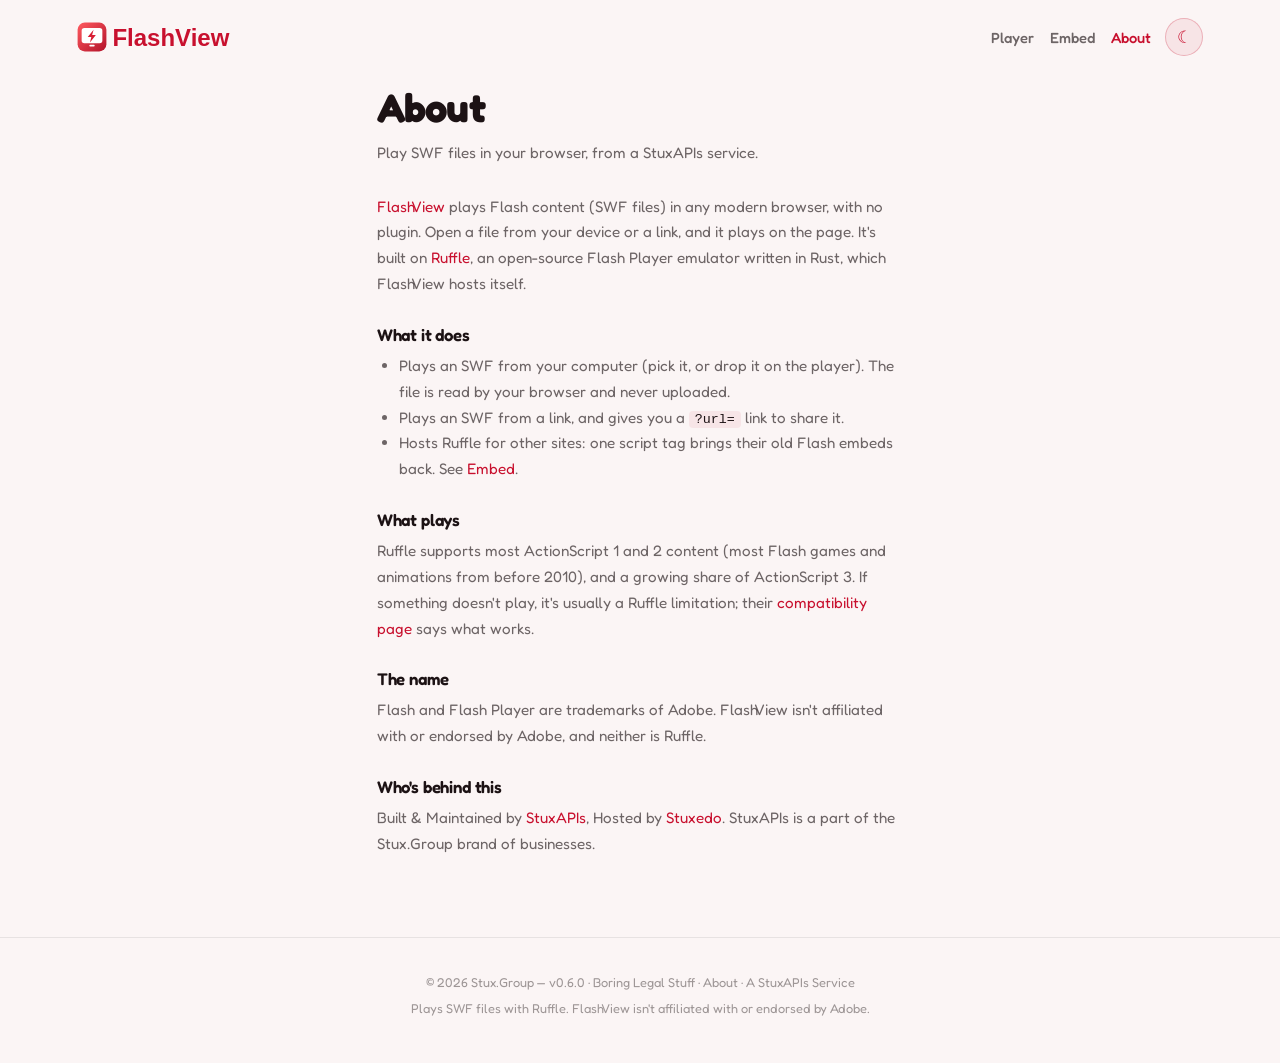
<file: about.html>
<!DOCTYPE html>
<html lang="en">
<head>
    <meta charset="UTF-8">
    <meta name="viewport" content="width=device-width, initial-scale=1.0">
    <link rel="icon" href="/favicon.ico" sizes="48x48">
    <link rel="icon" type="image/svg+xml" href="/assets/icon.svg">
    <link rel="icon" type="image/png" sizes="512x512" href="/assets/icon.png">
    <link rel="apple-touch-icon" href="/apple-touch-icon.png">
    <link rel="manifest" href="/site.webmanifest">
    <meta name="theme-color" content="#121214">
    <script id="discord:component-embed" type="application/json">{"component":{"type":17,"accent_color":13111342,"components":[{"type":9,"components":[{"type":10,"content":"-# [StuxAPIs](https://stuxapis.net)\n# [FlashView · About](https://flashview.stuxapis.net/about)\n**Play SWF files in your browser.**\nWhat FlashView is: a StuxAPIs service that plays SWF files in the browser with Ruffle.\n-# Powered by Ruffle · nothing uploaded · a StuxAPIs service"}],"accessory":{"type":11,"media":{"url":"https://flashview.stuxapis.net/assets/icon.png"}}},{"type":14},{"type":1,"components":[{"type":2,"style":5,"label":"Open the player","url":"https://flashview.stuxapis.net/"},{"type":2,"style":5,"label":"Embed it","url":"https://flashview.stuxapis.net/embed"},{"type":2,"style":5,"label":"StuxAPIs","url":"https://services.stuxapis.net"}]}]}}</script>
    <link rel="stylesheet" href="/assets/fonts/fonts.css">
    <link rel="stylesheet" href="/assets/css/style.css">
    <title>About — FlashView</title>
    <meta name="description" content="What FlashView is: a StuxAPIs service that plays SWF files in the browser with Ruffle.">
    <meta property="og:type" content="website">
    <meta property="og:site_name" content="FlashView by StuxAPIs">
    <meta property="og:title" content="About — FlashView">
    <meta property="og:description" content="What FlashView is: a StuxAPIs service that plays SWF files in the browser with Ruffle.">
    <meta property="og:url" content="https://flashview.stuxapis.net/about">
    <meta property="og:image" content="https://flashview.stuxapis.net/assets/icon.png">
    <meta property="og:image:width" content="512">
    <meta property="og:image:height" content="512">
    <meta property="og:image:alt" content="FlashView icon">
    <meta name="twitter:card" content="summary">
    <meta name="twitter:title" content="About — FlashView">
    <meta name="twitter:description" content="What FlashView is: a StuxAPIs service that plays SWF files in the browser with Ruffle.">
    <meta name="twitter:image" content="https://flashview.stuxapis.net/assets/icon.png">
</head>
<body>

<header class="site-header">
    <a class="brand" href="/" aria-label="FlashView home"><img class="brand-logo brand-logo--dark" src="/assets/logo-dark.svg" alt="FlashView" width="156" height="30"><img class="brand-logo brand-logo--light" src="/assets/logo.svg" alt="FlashView" width="156" height="30"><img class="brand-icon" src="/assets/icon.svg" alt="FlashView" width="32" height="32"></a>
    <div class="header-right">
        <nav class="site-nav" aria-label="Main"><a href="/">Player</a><a href="/embed">Embed</a><a href="/about" aria-current="page">About</a></nav>
        <button type="button" id="theme-toggle" title="Toggle light/dark mode" aria-label="Toggle light/dark mode">&#9788;</button>
    </div>
</header>

<main class="narrow">
    <h1>About</h1>
    <p class="subtitle">Play SWF files in your browser, from a StuxAPIs service.</p>
    <p><a href="/">FlashView</a> plays Flash content (SWF files) in any modern browser, with no plugin. Open a file from your device or a link, and it plays on the page. It's built on <a href="https://ruffle.rs">Ruffle</a>, an open-source Flash Player emulator written in Rust, which FlashView hosts itself.</p>
    <h2>What it does</h2>
    <ul>
        <li>Plays an SWF from your computer (pick it, or drop it on the player). The file is read by your browser and never uploaded.</li>
        <li>Plays an SWF from a link, and gives you a <code>?url=</code> link to share it.</li>
        <li>Hosts Ruffle for other sites: one script tag brings their old Flash embeds back. See <a href="/embed">Embed</a>.</li>
    </ul>
    <h2>What plays</h2>
    <p>Ruffle supports most ActionScript 1 and 2 content (most Flash games and animations from before 2010), and a growing share of ActionScript 3. If something doesn't play, it's usually a Ruffle limitation; their <a href="https://ruffle.rs/compatibility">compatibility page</a> says what works.</p>
    <h2>The name</h2>
    <p>Flash and Flash Player are trademarks of Adobe. FlashView isn't affiliated with or endorsed by Adobe, and neither is Ruffle.</p>
    <h2>Who's behind this</h2>
    <p>Built &amp; Maintained by <a href="https://stuxapis.net">StuxAPIs</a>, Hosted by <a href="https://stuxedo.com">Stuxedo</a>. StuxAPIs is a part of the Stux.Group brand of businesses.</p>
</main>

<footer>
    <p>&copy; <span data-copyright-years data-start="2026">2026</span> Stux.Group &mdash; <a href="/changelog" id="version-link">Changelog</a> &middot; <a href="/legal">Boring Legal Stuff</a> &middot; <a href="/about">About</a> &middot; <a href="https://services.stuxapis.net">A StuxAPIs Service</a></p>
    <p>Plays SWF files with <a href="https://ruffle.rs">Ruffle</a>. FlashView isn't affiliated with or endorsed by Adobe.</p>
</footer>
<script src="/assets/js/site.js"></script>
</body>
</html>
</file>
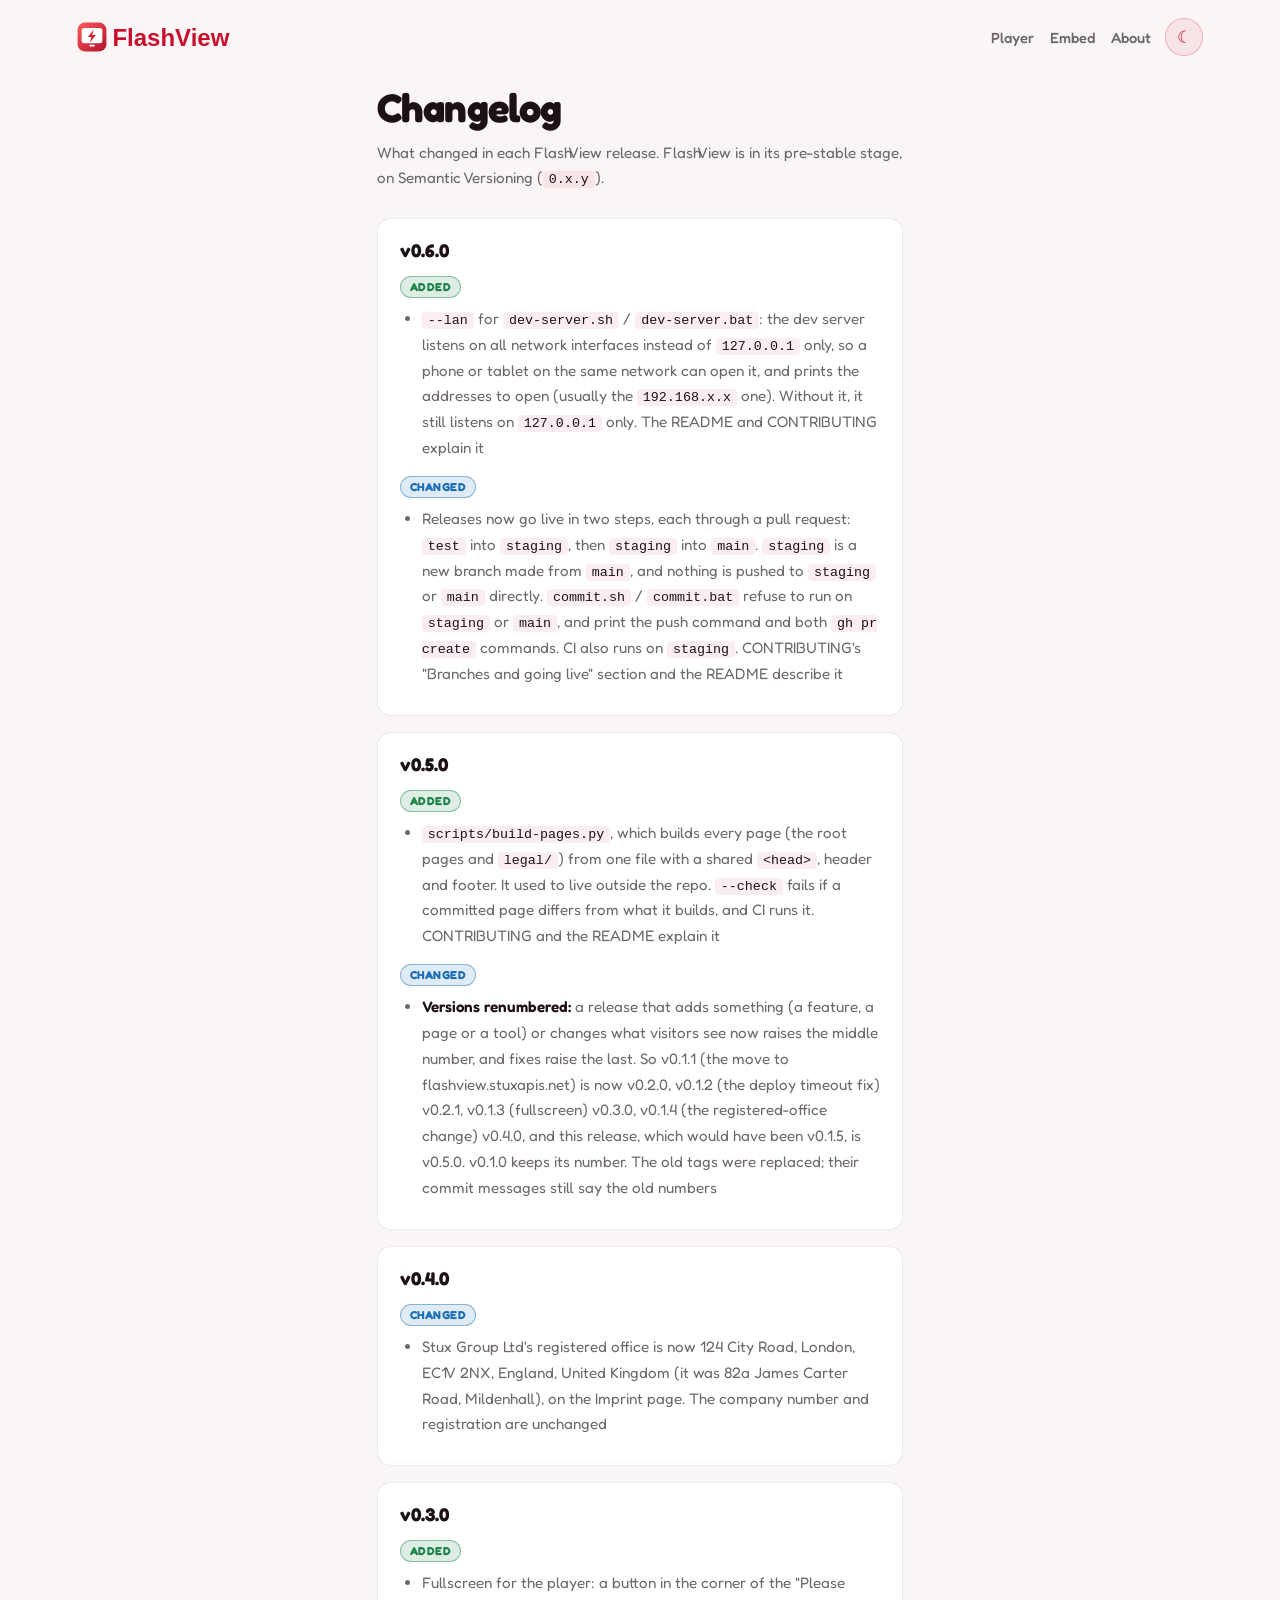
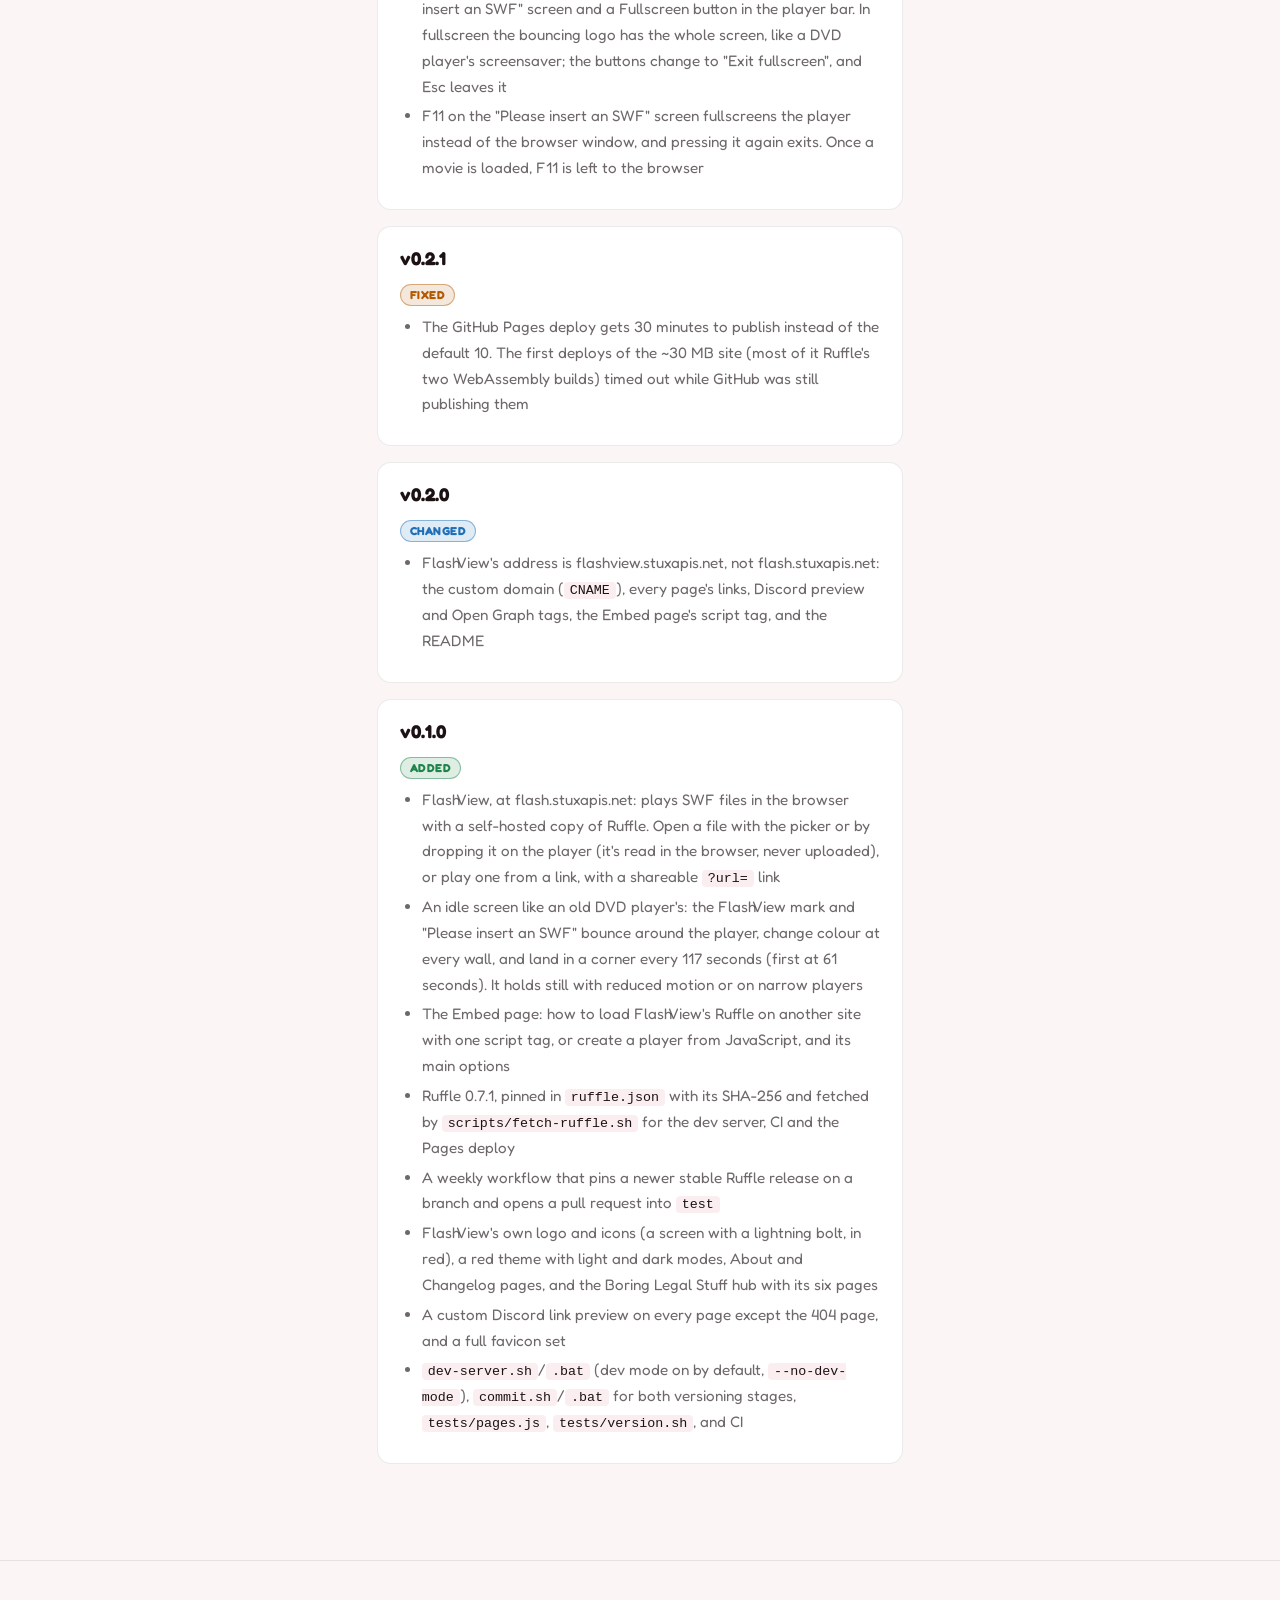
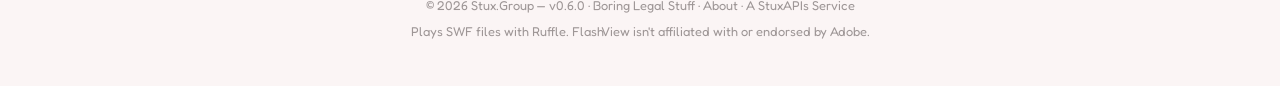
<file: changelog.html>
<!DOCTYPE html>
<html lang="en">
<head>
    <meta charset="UTF-8">
    <meta name="viewport" content="width=device-width, initial-scale=1.0">
    <link rel="icon" href="/favicon.ico" sizes="48x48">
    <link rel="icon" type="image/svg+xml" href="/assets/icon.svg">
    <link rel="icon" type="image/png" sizes="512x512" href="/assets/icon.png">
    <link rel="apple-touch-icon" href="/apple-touch-icon.png">
    <link rel="manifest" href="/site.webmanifest">
    <meta name="theme-color" content="#121214">
    <script id="discord:component-embed" type="application/json">{"component":{"type":17,"accent_color":13111342,"components":[{"type":9,"components":[{"type":10,"content":"-# [StuxAPIs](https://stuxapis.net)\n# [FlashView · Changelog](https://flashview.stuxapis.net/changelog)\n**Play SWF files in your browser.**\nWhat changed in each FlashView release.\n-# Powered by Ruffle · nothing uploaded · a StuxAPIs service"}],"accessory":{"type":11,"media":{"url":"https://flashview.stuxapis.net/assets/icon.png"}}},{"type":14},{"type":1,"components":[{"type":2,"style":5,"label":"Open the player","url":"https://flashview.stuxapis.net/"},{"type":2,"style":5,"label":"Embed it","url":"https://flashview.stuxapis.net/embed"},{"type":2,"style":5,"label":"StuxAPIs","url":"https://services.stuxapis.net"}]}]}}</script>
    <link rel="stylesheet" href="/assets/fonts/fonts.css">
    <link rel="stylesheet" href="/assets/css/style.css">
    <title>Changelog — FlashView</title>
    <meta name="description" content="What changed in each FlashView release.">
    <meta property="og:type" content="website">
    <meta property="og:site_name" content="FlashView by StuxAPIs">
    <meta property="og:title" content="Changelog — FlashView">
    <meta property="og:description" content="What changed in each FlashView release.">
    <meta property="og:url" content="https://flashview.stuxapis.net/changelog">
    <meta property="og:image" content="https://flashview.stuxapis.net/assets/icon.png">
    <meta property="og:image:width" content="512">
    <meta property="og:image:height" content="512">
    <meta property="og:image:alt" content="FlashView icon">
    <meta name="twitter:card" content="summary">
    <meta name="twitter:title" content="Changelog — FlashView">
    <meta name="twitter:description" content="What changed in each FlashView release.">
    <meta name="twitter:image" content="https://flashview.stuxapis.net/assets/icon.png">
</head>
<body>

<header class="site-header">
    <a class="brand" href="/" aria-label="FlashView home"><img class="brand-logo brand-logo--dark" src="/assets/logo-dark.svg" alt="FlashView" width="156" height="30"><img class="brand-logo brand-logo--light" src="/assets/logo.svg" alt="FlashView" width="156" height="30"><img class="brand-icon" src="/assets/icon.svg" alt="FlashView" width="32" height="32"></a>
    <div class="header-right">
        <nav class="site-nav" aria-label="Main"><a href="/">Player</a><a href="/embed">Embed</a><a href="/about">About</a></nav>
        <button type="button" id="theme-toggle" title="Toggle light/dark mode" aria-label="Toggle light/dark mode">&#9788;</button>
    </div>
</header>

<main class="narrow">
    <h1>Changelog</h1>
    <p class="subtitle">What changed in each FlashView release. FlashView is in its pre-stable stage, on Semantic Versioning (<code>0.x.y</code>).</p>
    <div id="changelog-body"><p class="changelog-p">Loading&hellip;</p></div>
</main>
<script>
    (function () {
        var target = document.getElementById('changelog-body');
        // Fixed display order: sections are sorted into this order at render time rather than trusting the
        // markdown's order; unknown types go last.
        var CATEGORIES = ['Added', 'Changed', 'Fixed', 'Removed', 'Security', 'Deprecated'];
        function esc(s) { return s.replace(/&/g, '&amp;').replace(/</g, '&lt;').replace(/>/g, '&gt;'); }
        function inline(s) {
            return esc(s).replace(/`([^`]+)`/g, '<code>$1</code>').replace(/\*\*([^*]+)\*\*/g, '<strong>$1</strong>')
                .replace(/\[([^\]]+)\]\((https?:[^)\s]+)\)/g, '<a href="$2">$1</a>');
        }
        function render(md) {
            var releases = md.replace(/\r\n/g, '\n').split(/^(?=## )/m).filter(function (r) { return /^## /.test(r); });
            target.innerHTML = releases.map(function (rel) {
                var chunks = rel.split(/^(?=### )/m);
                var version = chunks.shift().match(/^##\s+(.+)/)[1].trim();
                var sections = chunks.map(function (c, i) {
                    var name = (c.match(/^###\s+(.+)/) || [, ''])[1].trim();
                    var rank = CATEGORIES.indexOf(name);
                    var items = [];
                    c.split('\n').slice(1).forEach(function (line) {
                        var m = line.match(/^-\s+(.*)$/);
                        if (m) items.push(m[1]); else if (line.trim() && items.length) items[items.length - 1] += ' ' + line.trim();
                    });
                    return { name: name, rank: rank === -1 ? CATEGORIES.length : rank, i: i, items: items };
                }).sort(function (a, b) { return a.rank - b.rank || a.i - b.i; });
                return '<div class="changelog-entry"><h3 class="changelog-version">' + esc(version) + '</h3>' +
                    sections.map(function (s) {
                        var label = CATEGORIES.indexOf(s.name) !== -1
                            ? '<span class="changelog-label changelog-label-' + s.name.toLowerCase() + '">' + s.name + '</span>'
                            : '<strong>' + esc(s.name) + '</strong>';
                        return '<div class="changelog-label-row">' + label + '</div><ul class="changelog-list">' +
                            s.items.map(function (it) { return '<li>' + inline(it) + '</li>'; }).join('') + '</ul>';
                    }).join('') + '</div>';
            }).join('') || '<p class="changelog-p">No changelog entries yet.</p>';
        }
        fetch('/CHANGELOG.md').then(function (r) { if (!r.ok) throw new Error(); return r.text(); }).then(render)
            .catch(function () { target.innerHTML = '<p class="changelog-p">The changelog couldn\'t be loaded. It\'s also on <a href="https://github.com/StuxAPIs/FlashView/blob/main/CHANGELOG.md">GitHub</a>.</p>'; });
    })();
</script>

<footer>
    <p>&copy; <span data-copyright-years data-start="2026">2026</span> Stux.Group &mdash; <a href="/changelog" id="version-link">Changelog</a> &middot; <a href="/legal">Boring Legal Stuff</a> &middot; <a href="/about">About</a> &middot; <a href="https://services.stuxapis.net">A StuxAPIs Service</a></p>
    <p>Plays SWF files with <a href="https://ruffle.rs">Ruffle</a>. FlashView isn't affiliated with or endorsed by Adobe.</p>
</footer>
<script src="/assets/js/site.js"></script>
</body>
</html>
</file>
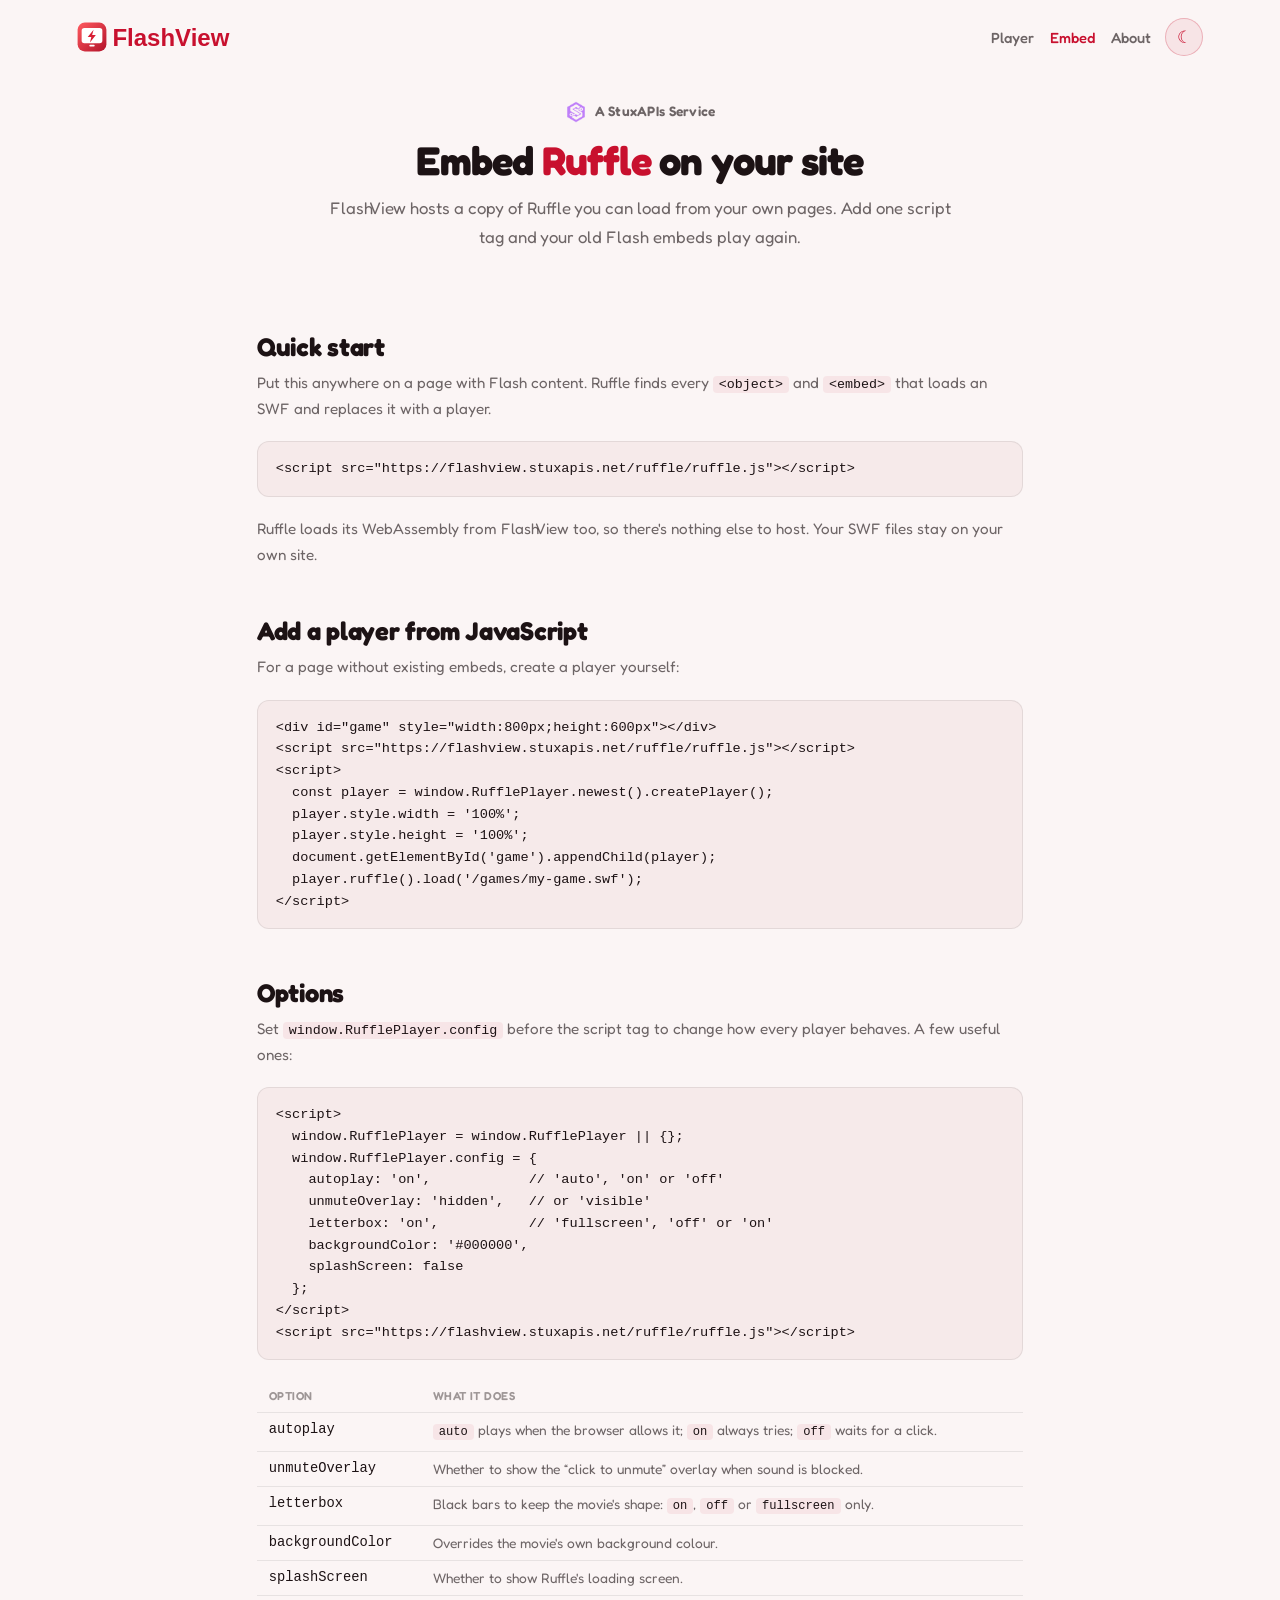
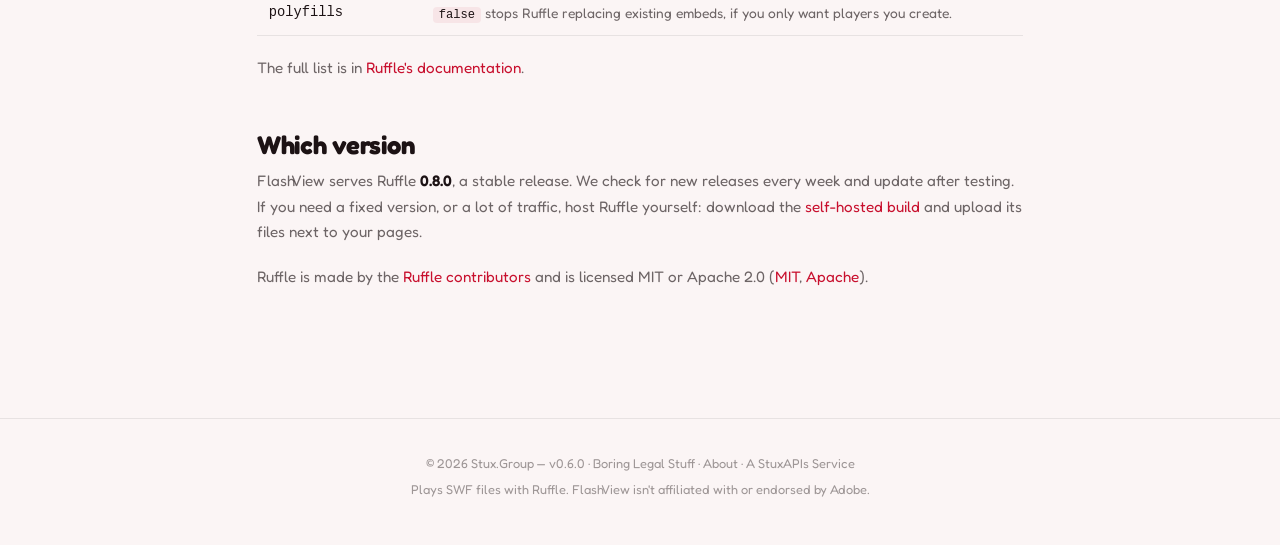
<file: embed.html>
<!DOCTYPE html>
<html lang="en">
<head>
    <meta charset="UTF-8">
    <meta name="viewport" content="width=device-width, initial-scale=1.0">
    <link rel="icon" href="/favicon.ico" sizes="48x48">
    <link rel="icon" type="image/svg+xml" href="/assets/icon.svg">
    <link rel="icon" type="image/png" sizes="512x512" href="/assets/icon.png">
    <link rel="apple-touch-icon" href="/apple-touch-icon.png">
    <link rel="manifest" href="/site.webmanifest">
    <meta name="theme-color" content="#121214">
    <script id="discord:component-embed" type="application/json">{"component":{"type":17,"accent_color":13111342,"components":[{"type":9,"components":[{"type":10,"content":"-# [StuxAPIs](https://stuxapis.net)\n# [FlashView · Embed](https://flashview.stuxapis.net/embed)\n**Play SWF files in your browser.**\nLoad FlashView's self-hosted Ruffle on your own site with one script tag, and your old Flash embeds play again.\n-# Powered by Ruffle · nothing uploaded · a StuxAPIs service"}],"accessory":{"type":11,"media":{"url":"https://flashview.stuxapis.net/assets/icon.png"}}},{"type":14},{"type":1,"components":[{"type":2,"style":5,"label":"Open the player","url":"https://flashview.stuxapis.net/"},{"type":2,"style":5,"label":"Embed it","url":"https://flashview.stuxapis.net/embed"},{"type":2,"style":5,"label":"StuxAPIs","url":"https://services.stuxapis.net"}]}]}}</script>
    <link rel="stylesheet" href="/assets/fonts/fonts.css">
    <link rel="stylesheet" href="/assets/css/style.css">
    <title>Embed — FlashView</title>
    <meta name="description" content="Load FlashView's self-hosted Ruffle on your own site with one script tag, and your old Flash embeds play again.">
    <meta property="og:type" content="website">
    <meta property="og:site_name" content="FlashView by StuxAPIs">
    <meta property="og:title" content="Embed — FlashView">
    <meta property="og:description" content="Load FlashView's self-hosted Ruffle on your own site with one script tag, and your old Flash embeds play again.">
    <meta property="og:url" content="https://flashview.stuxapis.net/embed">
    <meta property="og:image" content="https://flashview.stuxapis.net/assets/icon.png">
    <meta property="og:image:width" content="512">
    <meta property="og:image:height" content="512">
    <meta property="og:image:alt" content="FlashView icon">
    <meta name="twitter:card" content="summary">
    <meta name="twitter:title" content="Embed — FlashView">
    <meta name="twitter:description" content="Load FlashView's self-hosted Ruffle on your own site with one script tag, and your old Flash embeds play again.">
    <meta name="twitter:image" content="https://flashview.stuxapis.net/assets/icon.png">
</head>
<body>

<header class="site-header">
    <a class="brand" href="/" aria-label="FlashView home"><img class="brand-logo brand-logo--dark" src="/assets/logo-dark.svg" alt="FlashView" width="156" height="30"><img class="brand-logo brand-logo--light" src="/assets/logo.svg" alt="FlashView" width="156" height="30"><img class="brand-icon" src="/assets/icon.svg" alt="FlashView" width="32" height="32"></a>
    <div class="header-right">
        <nav class="site-nav" aria-label="Main"><a href="/">Player</a><a href="/embed" aria-current="page">Embed</a><a href="/about">About</a></nav>
        <button type="button" id="theme-toggle" title="Toggle light/dark mode" aria-label="Toggle light/dark mode">&#9788;</button>
    </div>
</header>

<main>
    <div class="hero">
        <p class="service-eyebrow"><img src="/assets/stuxapis-icon.png" alt=""><a href="https://services.stuxapis.net">A StuxAPIs Service</a></p>
        <h1>Embed <em>Ruffle</em> on your site</h1>
        <p class="lede">FlashView hosts a copy of Ruffle you can load from your own pages. Add one script tag and your old Flash embeds play again.</p>
    </div>

    <section id="quick-start">
        <h2>Quick start</h2>
        <p class="section-sub">Put this anywhere on a page with Flash content. Ruffle finds every <code>&lt;object&gt;</code> and <code>&lt;embed&gt;</code> that loads an SWF and replaces it with a player.</p>
<pre><code>&lt;script src="https://flashview.stuxapis.net/ruffle/ruffle.js"&gt;&lt;/script&gt;</code></pre>
        <p class="section-sub">Ruffle loads its WebAssembly from FlashView too, so there's nothing else to host. Your SWF files stay on your own site.</p>
    </section>

    <section id="javascript">
        <h2>Add a player from JavaScript</h2>
        <p class="section-sub">For a page without existing embeds, create a player yourself:</p>
<pre><code>&lt;div id="game" style="width:800px;height:600px"&gt;&lt;/div&gt;
&lt;script src="https://flashview.stuxapis.net/ruffle/ruffle.js"&gt;&lt;/script&gt;
&lt;script&gt;
  const player = window.RufflePlayer.newest().createPlayer();
  player.style.width = '100%';
  player.style.height = '100%';
  document.getElementById('game').appendChild(player);
  player.ruffle().load('/games/my-game.swf');
&lt;/script&gt;</code></pre>
    </section>

    <section id="config">
        <h2>Options</h2>
        <p class="section-sub">Set <code>window.RufflePlayer.config</code> before the script tag to change how every player behaves. A few useful ones:</p>
<pre><code>&lt;script&gt;
  window.RufflePlayer = window.RufflePlayer || {};
  window.RufflePlayer.config = {
    autoplay: 'on',            // 'auto', 'on' or 'off'
    unmuteOverlay: 'hidden',   // or 'visible'
    letterbox: 'on',           // 'fullscreen', 'off' or 'on'
    backgroundColor: '#000000',
    splashScreen: false
  };
&lt;/script&gt;
&lt;script src="https://flashview.stuxapis.net/ruffle/ruffle.js"&gt;&lt;/script&gt;</code></pre>
        <table>
            <tr><th>Option</th><th>What it does</th></tr>
            <tr><td>autoplay</td><td><code>auto</code> plays when the browser allows it; <code>on</code> always tries; <code>off</code> waits for a click.</td></tr>
            <tr><td>unmuteOverlay</td><td>Whether to show the &ldquo;click to unmute&rdquo; overlay when sound is blocked.</td></tr>
            <tr><td>letterbox</td><td>Black bars to keep the movie's shape: <code>on</code>, <code>off</code> or <code>fullscreen</code> only.</td></tr>
            <tr><td>backgroundColor</td><td>Overrides the movie's own background colour.</td></tr>
            <tr><td>splashScreen</td><td>Whether to show Ruffle's loading screen.</td></tr>
            <tr><td>polyfills</td><td><code>false</code> stops Ruffle replacing existing embeds, if you only want players you create.</td></tr>
        </table>
        <p class="section-sub">The full list is in <a href="https://github.com/ruffle-rs/ruffle/wiki/Using-Ruffle#javascript-api">Ruffle's documentation</a>.</p>
    </section>

    <section id="version">
        <h2>Which version</h2>
        <p class="section-sub">FlashView serves Ruffle <strong id="ruffle-version">(loading&hellip;)</strong>, a stable release. We check for new releases every week and update after testing. If you need a fixed version, or a lot of traffic, host Ruffle yourself: download the <a href="https://ruffle.rs/downloads">self-hosted build</a> and upload its files next to your pages.</p>
        <p class="section-sub">Ruffle is made by the <a href="https://github.com/ruffle-rs/ruffle">Ruffle contributors</a> and is licensed MIT or Apache 2.0 (<a href="/ruffle/LICENSE_MIT">MIT</a>, <a href="/ruffle/LICENSE_APACHE">Apache</a>).</p>
    </section>
</main>
<script>
    fetch('/ruffle.json').then(function (r) { return r.json(); }).then(function (j) {
        document.getElementById('ruffle-version').textContent = j.version;
    }).catch(function () { document.getElementById('ruffle-version').textContent = 'a pinned release'; });
</script>

<footer>
    <p>&copy; <span data-copyright-years data-start="2026">2026</span> Stux.Group &mdash; <a href="/changelog" id="version-link">Changelog</a> &middot; <a href="/legal">Boring Legal Stuff</a> &middot; <a href="/about">About</a> &middot; <a href="https://services.stuxapis.net">A StuxAPIs Service</a></p>
    <p>Plays SWF files with <a href="https://ruffle.rs">Ruffle</a>. FlashView isn't affiliated with or endorsed by Adobe.</p>
</footer>
<script src="/assets/js/site.js"></script>
</body>
</html>
</file>
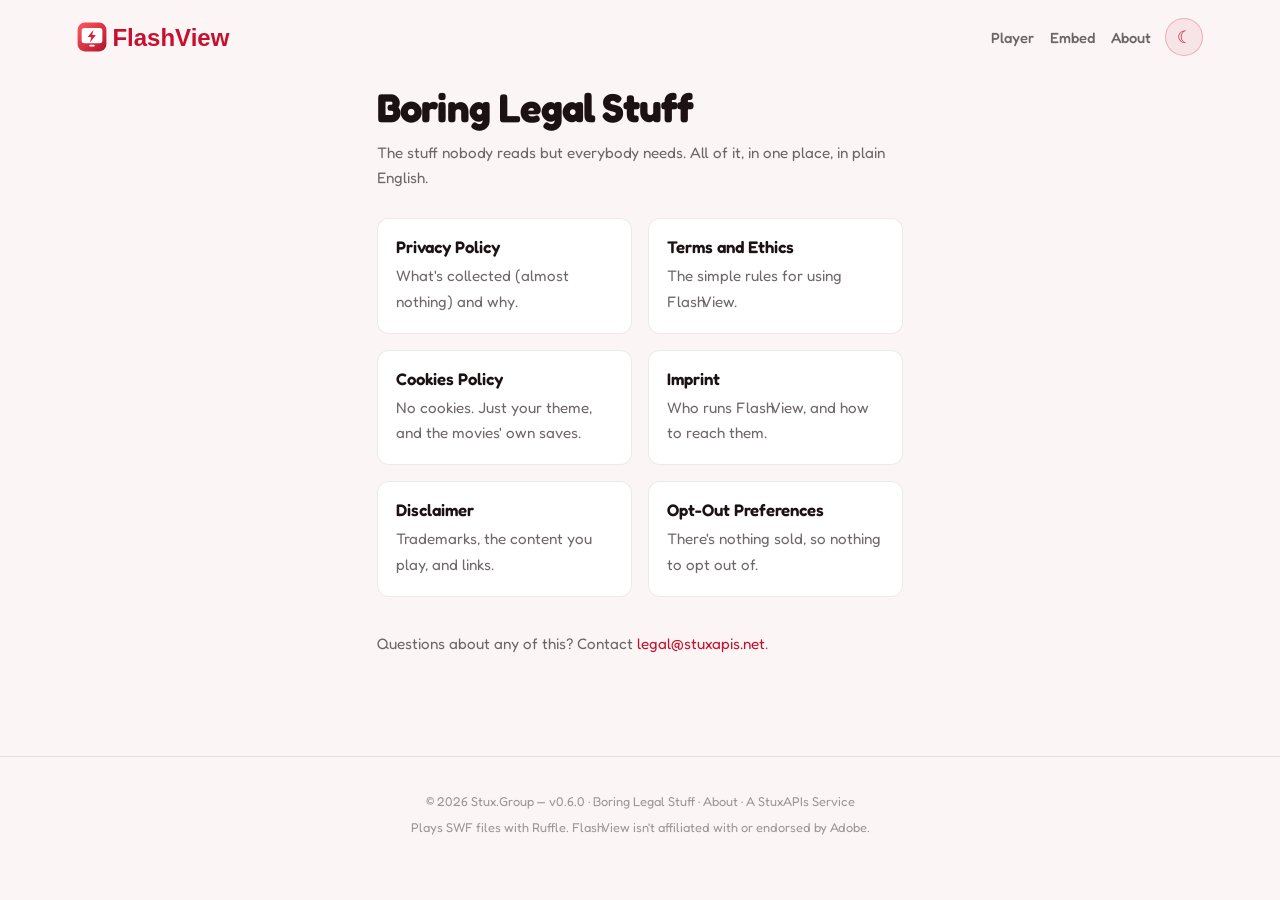
<file: legal.html>
<!DOCTYPE html>
<html lang="en">
<head>
    <meta charset="UTF-8">
    <meta name="viewport" content="width=device-width, initial-scale=1.0">
    <link rel="icon" href="/favicon.ico" sizes="48x48">
    <link rel="icon" type="image/svg+xml" href="/assets/icon.svg">
    <link rel="icon" type="image/png" sizes="512x512" href="/assets/icon.png">
    <link rel="apple-touch-icon" href="/apple-touch-icon.png">
    <link rel="manifest" href="/site.webmanifest">
    <meta name="theme-color" content="#121214">
    <script id="discord:component-embed" type="application/json">{"component":{"type":17,"accent_color":13111342,"components":[{"type":9,"components":[{"type":10,"content":"-# [StuxAPIs](https://stuxapis.net)\n# [FlashView · Boring Legal Stuff](https://flashview.stuxapis.net/legal)\n**Play SWF files in your browser.**\nFlashView's privacy policy, terms, cookies policy, imprint, disclaimer and opt-out preferences.\n-# Powered by Ruffle · nothing uploaded · a StuxAPIs service"}],"accessory":{"type":11,"media":{"url":"https://flashview.stuxapis.net/assets/icon.png"}}},{"type":14},{"type":1,"components":[{"type":2,"style":5,"label":"Open the player","url":"https://flashview.stuxapis.net/"},{"type":2,"style":5,"label":"Embed it","url":"https://flashview.stuxapis.net/embed"},{"type":2,"style":5,"label":"StuxAPIs","url":"https://services.stuxapis.net"}]}]}}</script>
    <link rel="stylesheet" href="/assets/fonts/fonts.css">
    <link rel="stylesheet" href="/assets/css/style.css">
    <title>Boring Legal Stuff — FlashView</title>
    <meta name="description" content="FlashView's privacy policy, terms, cookies policy, imprint, disclaimer and opt-out preferences.">
    <meta property="og:type" content="website">
    <meta property="og:site_name" content="FlashView by StuxAPIs">
    <meta property="og:title" content="Boring Legal Stuff — FlashView">
    <meta property="og:description" content="FlashView's privacy policy, terms, cookies policy, imprint, disclaimer and opt-out preferences.">
    <meta property="og:url" content="https://flashview.stuxapis.net/legal">
    <meta property="og:image" content="https://flashview.stuxapis.net/assets/icon.png">
    <meta property="og:image:width" content="512">
    <meta property="og:image:height" content="512">
    <meta property="og:image:alt" content="FlashView icon">
    <meta name="twitter:card" content="summary">
    <meta name="twitter:title" content="Boring Legal Stuff — FlashView">
    <meta name="twitter:description" content="FlashView's privacy policy, terms, cookies policy, imprint, disclaimer and opt-out preferences.">
    <meta name="twitter:image" content="https://flashview.stuxapis.net/assets/icon.png">
</head>
<body>

<header class="site-header">
    <a class="brand" href="/" aria-label="FlashView home"><img class="brand-logo brand-logo--dark" src="/assets/logo-dark.svg" alt="FlashView" width="156" height="30"><img class="brand-logo brand-logo--light" src="/assets/logo.svg" alt="FlashView" width="156" height="30"><img class="brand-icon" src="/assets/icon.svg" alt="FlashView" width="32" height="32"></a>
    <div class="header-right">
        <nav class="site-nav" aria-label="Main"><a href="/">Player</a><a href="/embed">Embed</a><a href="/about">About</a></nav>
        <button type="button" id="theme-toggle" title="Toggle light/dark mode" aria-label="Toggle light/dark mode">&#9788;</button>
    </div>
</header>

<main class="narrow">
    <h1>Boring Legal Stuff</h1>
    <p class="subtitle">The stuff nobody reads but everybody needs. All of it, in one place, in plain English.</p>
    <div class="legal-grid">
        <a href="/legal/privacy" class="legal-card"><h3>Privacy Policy</h3><p>What's collected (almost nothing) and why.</p></a>
        <a href="/legal/terms" class="legal-card"><h3>Terms and Ethics</h3><p>The simple rules for using FlashView.</p></a>
        <a href="/legal/cookies" class="legal-card"><h3>Cookies Policy</h3><p>No cookies. Just your theme, and the movies' own saves.</p></a>
        <a href="/legal/imprint" class="legal-card"><h3>Imprint</h3><p>Who runs FlashView, and how to reach them.</p></a>
        <a href="/legal/disclaimer" class="legal-card"><h3>Disclaimer</h3><p>Trademarks, the content you play, and links.</p></a>
        <a href="/legal/opt-out" class="legal-card"><h3>Opt-Out Preferences</h3><p>There's nothing sold, so nothing to opt out of.</p></a>
    </div>
    <p class="section-sub">Questions about any of this? Contact <a href="mailto:legal@stuxapis.net">legal@stuxapis.net</a>.</p>
</main>

<footer>
    <p>&copy; <span data-copyright-years data-start="2026">2026</span> Stux.Group &mdash; <a href="/changelog" id="version-link">Changelog</a> &middot; <a href="/legal">Boring Legal Stuff</a> &middot; <a href="/about">About</a> &middot; <a href="https://services.stuxapis.net">A StuxAPIs Service</a></p>
    <p>Plays SWF files with <a href="https://ruffle.rs">Ruffle</a>. FlashView isn't affiliated with or endorsed by Adobe.</p>
</footer>
<script src="/assets/js/site.js"></script>
</body>
</html>
</file>
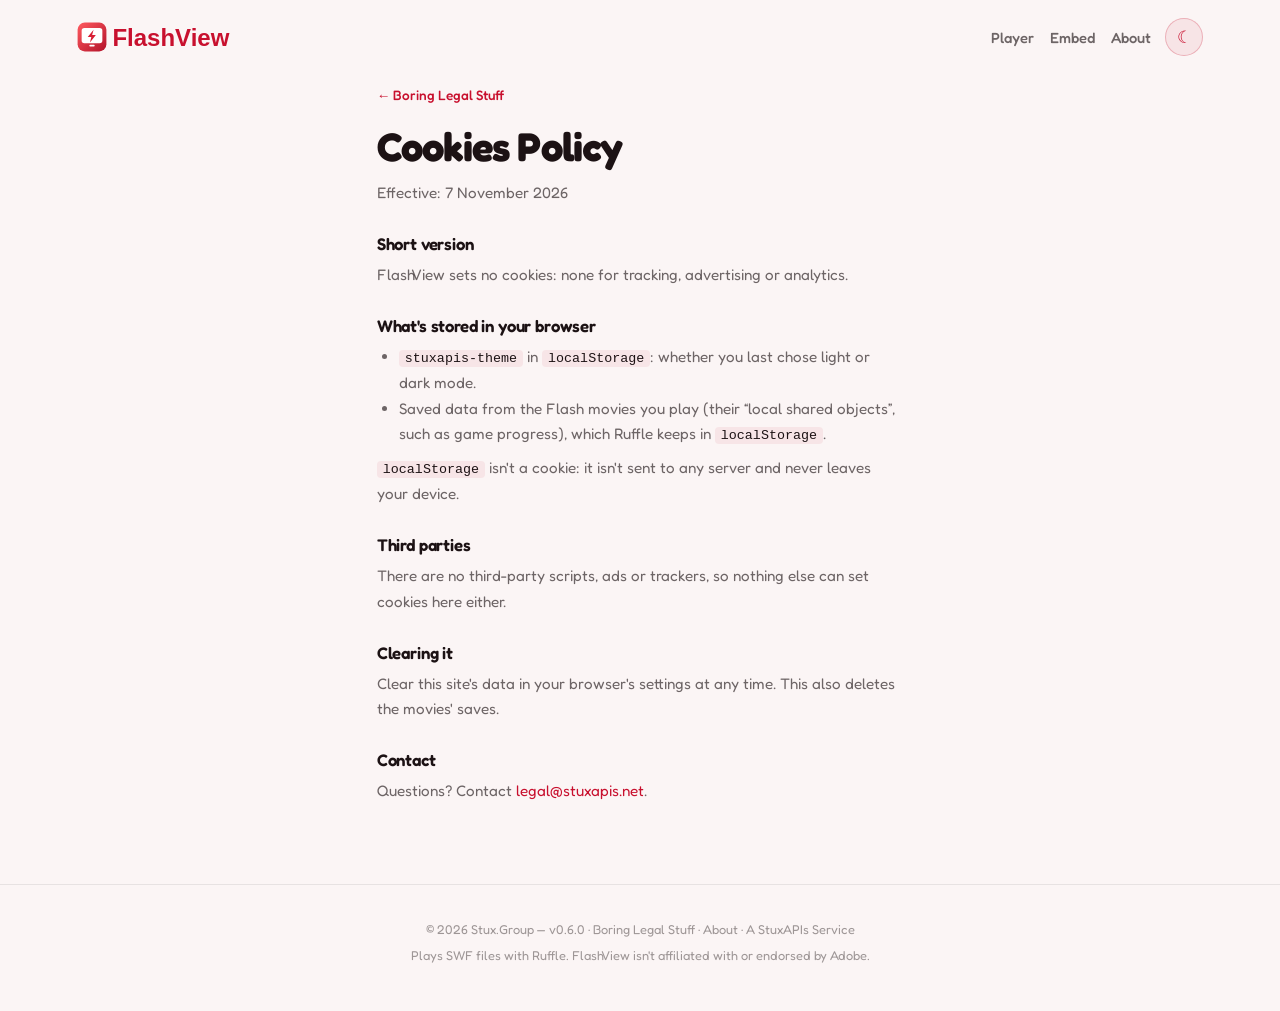
<file: legal/cookies.html>
<!DOCTYPE html>
<html lang="en">
<head>
    <meta charset="UTF-8">
    <meta name="viewport" content="width=device-width, initial-scale=1.0">
    <link rel="icon" href="/favicon.ico" sizes="48x48">
    <link rel="icon" type="image/svg+xml" href="/assets/icon.svg">
    <link rel="icon" type="image/png" sizes="512x512" href="/assets/icon.png">
    <link rel="apple-touch-icon" href="/apple-touch-icon.png">
    <link rel="manifest" href="/site.webmanifest">
    <meta name="theme-color" content="#121214">
    <script id="discord:component-embed" type="application/json">{"component":{"type":17,"accent_color":13111342,"components":[{"type":9,"components":[{"type":10,"content":"-# [StuxAPIs](https://stuxapis.net)\n# [FlashView · Cookies Policy](https://flashview.stuxapis.net/legal/cookies)\n**Play SWF files in your browser.**\nFlashView sets no cookies.\n-# Powered by Ruffle · nothing uploaded · a StuxAPIs service"}],"accessory":{"type":11,"media":{"url":"https://flashview.stuxapis.net/assets/icon.png"}}},{"type":14},{"type":1,"components":[{"type":2,"style":5,"label":"Open the player","url":"https://flashview.stuxapis.net/"},{"type":2,"style":5,"label":"Embed it","url":"https://flashview.stuxapis.net/embed"},{"type":2,"style":5,"label":"StuxAPIs","url":"https://services.stuxapis.net"}]}]}}</script>
    <link rel="stylesheet" href="/assets/fonts/fonts.css">
    <link rel="stylesheet" href="/assets/css/style.css">
    <title>Cookies Policy — FlashView</title>
    <meta name="description" content="FlashView sets no cookies.">
    <meta property="og:type" content="website">
    <meta property="og:site_name" content="FlashView by StuxAPIs">
    <meta property="og:title" content="Cookies Policy — FlashView">
    <meta property="og:description" content="FlashView sets no cookies.">
    <meta property="og:url" content="https://flashview.stuxapis.net/legal/cookies">
    <meta property="og:image" content="https://flashview.stuxapis.net/assets/icon.png">
    <meta property="og:image:width" content="512">
    <meta property="og:image:height" content="512">
    <meta property="og:image:alt" content="FlashView icon">
    <meta name="twitter:card" content="summary">
    <meta name="twitter:title" content="Cookies Policy — FlashView">
    <meta name="twitter:description" content="FlashView sets no cookies.">
    <meta name="twitter:image" content="https://flashview.stuxapis.net/assets/icon.png">
</head>
<body>

<header class="site-header">
    <a class="brand" href="/" aria-label="FlashView home"><img class="brand-logo brand-logo--dark" src="/assets/logo-dark.svg" alt="FlashView" width="156" height="30"><img class="brand-logo brand-logo--light" src="/assets/logo.svg" alt="FlashView" width="156" height="30"><img class="brand-icon" src="/assets/icon.svg" alt="FlashView" width="32" height="32"></a>
    <div class="header-right">
        <nav class="site-nav" aria-label="Main"><a href="/">Player</a><a href="/embed">Embed</a><a href="/about">About</a></nav>
        <button type="button" id="theme-toggle" title="Toggle light/dark mode" aria-label="Toggle light/dark mode">&#9788;</button>
    </div>
</header>

<main class="narrow">
    <a class="back-link" href="/legal">&larr; Boring Legal Stuff</a>
    <h1>Cookies Policy</h1>
    <p class="meta">Effective: 7 November 2026</p>
    <h2>Short version</h2>
    <p>FlashView sets no cookies: none for tracking, advertising or analytics.</p>
    <h2>What's stored in your browser</h2>
    <ul>
        <li><code>stuxapis-theme</code> in <code>localStorage</code>: whether you last chose light or dark mode.</li>
        <li>Saved data from the Flash movies you play (their &ldquo;local shared objects&rdquo;, such as game progress), which Ruffle keeps in <code>localStorage</code>.</li>
    </ul>
    <p><code>localStorage</code> isn't a cookie: it isn't sent to any server and never leaves your device.</p>
    <h2>Third parties</h2>
    <p>There are no third-party scripts, ads or trackers, so nothing else can set cookies here either.</p>
    <h2>Clearing it</h2>
    <p>Clear this site's data in your browser's settings at any time. This also deletes the movies' saves.</p>
    <h2>Contact</h2>
    <p>Questions? Contact <a href="mailto:legal@stuxapis.net">legal@stuxapis.net</a>.</p>
</main>

<footer>
    <p>&copy; <span data-copyright-years data-start="2026">2026</span> Stux.Group &mdash; <a href="/changelog" id="version-link">Changelog</a> &middot; <a href="/legal">Boring Legal Stuff</a> &middot; <a href="/about">About</a> &middot; <a href="https://services.stuxapis.net">A StuxAPIs Service</a></p>
    <p>Plays SWF files with <a href="https://ruffle.rs">Ruffle</a>. FlashView isn't affiliated with or endorsed by Adobe.</p>
</footer>
<script src="/assets/js/site.js"></script>
</body>
</html>
</file>
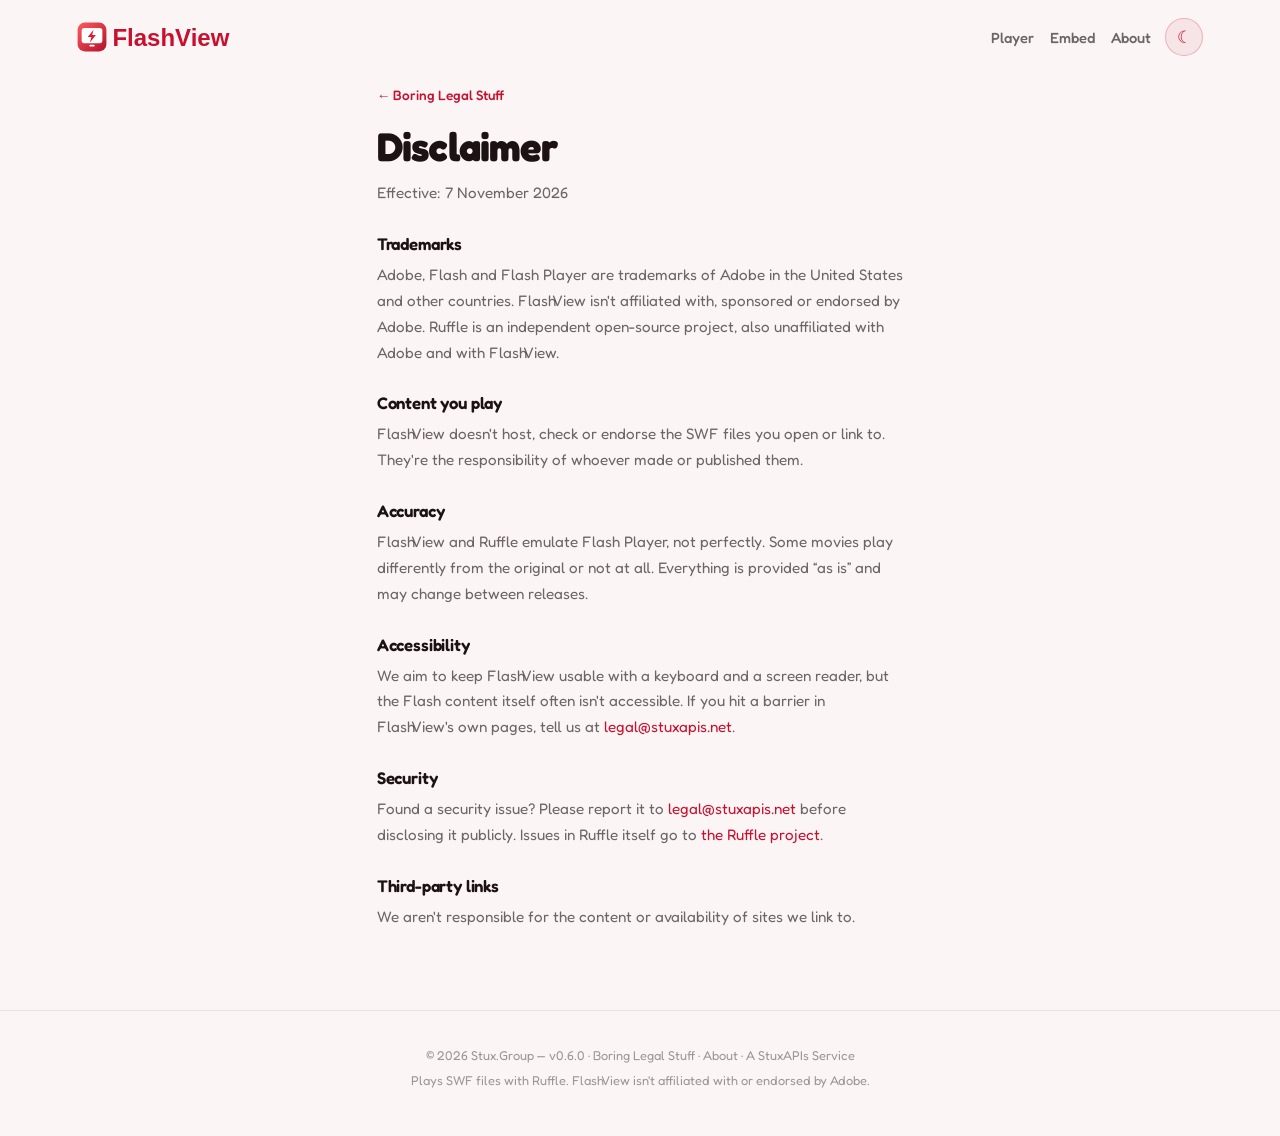
<file: legal/disclaimer.html>
<!DOCTYPE html>
<html lang="en">
<head>
    <meta charset="UTF-8">
    <meta name="viewport" content="width=device-width, initial-scale=1.0">
    <link rel="icon" href="/favicon.ico" sizes="48x48">
    <link rel="icon" type="image/svg+xml" href="/assets/icon.svg">
    <link rel="icon" type="image/png" sizes="512x512" href="/assets/icon.png">
    <link rel="apple-touch-icon" href="/apple-touch-icon.png">
    <link rel="manifest" href="/site.webmanifest">
    <meta name="theme-color" content="#121214">
    <script id="discord:component-embed" type="application/json">{"component":{"type":17,"accent_color":13111342,"components":[{"type":9,"components":[{"type":10,"content":"-# [StuxAPIs](https://stuxapis.net)\n# [FlashView · Disclaimer](https://flashview.stuxapis.net/legal/disclaimer)\n**Play SWF files in your browser.**\nTrademarks, the content you play, and accuracy.\n-# Powered by Ruffle · nothing uploaded · a StuxAPIs service"}],"accessory":{"type":11,"media":{"url":"https://flashview.stuxapis.net/assets/icon.png"}}},{"type":14},{"type":1,"components":[{"type":2,"style":5,"label":"Open the player","url":"https://flashview.stuxapis.net/"},{"type":2,"style":5,"label":"Embed it","url":"https://flashview.stuxapis.net/embed"},{"type":2,"style":5,"label":"StuxAPIs","url":"https://services.stuxapis.net"}]}]}}</script>
    <link rel="stylesheet" href="/assets/fonts/fonts.css">
    <link rel="stylesheet" href="/assets/css/style.css">
    <title>Disclaimer — FlashView</title>
    <meta name="description" content="Trademarks, the content you play, and accuracy.">
    <meta property="og:type" content="website">
    <meta property="og:site_name" content="FlashView by StuxAPIs">
    <meta property="og:title" content="Disclaimer — FlashView">
    <meta property="og:description" content="Trademarks, the content you play, and accuracy.">
    <meta property="og:url" content="https://flashview.stuxapis.net/legal/disclaimer">
    <meta property="og:image" content="https://flashview.stuxapis.net/assets/icon.png">
    <meta property="og:image:width" content="512">
    <meta property="og:image:height" content="512">
    <meta property="og:image:alt" content="FlashView icon">
    <meta name="twitter:card" content="summary">
    <meta name="twitter:title" content="Disclaimer — FlashView">
    <meta name="twitter:description" content="Trademarks, the content you play, and accuracy.">
    <meta name="twitter:image" content="https://flashview.stuxapis.net/assets/icon.png">
</head>
<body>

<header class="site-header">
    <a class="brand" href="/" aria-label="FlashView home"><img class="brand-logo brand-logo--dark" src="/assets/logo-dark.svg" alt="FlashView" width="156" height="30"><img class="brand-logo brand-logo--light" src="/assets/logo.svg" alt="FlashView" width="156" height="30"><img class="brand-icon" src="/assets/icon.svg" alt="FlashView" width="32" height="32"></a>
    <div class="header-right">
        <nav class="site-nav" aria-label="Main"><a href="/">Player</a><a href="/embed">Embed</a><a href="/about">About</a></nav>
        <button type="button" id="theme-toggle" title="Toggle light/dark mode" aria-label="Toggle light/dark mode">&#9788;</button>
    </div>
</header>

<main class="narrow">
    <a class="back-link" href="/legal">&larr; Boring Legal Stuff</a>
    <h1>Disclaimer</h1>
    <p class="meta">Effective: 7 November 2026</p>
    <h2>Trademarks</h2>
    <p>Adobe, Flash and Flash Player are trademarks of Adobe in the United States and other countries. FlashView isn't affiliated with, sponsored or endorsed by Adobe. Ruffle is an independent open-source project, also unaffiliated with Adobe and with FlashView.</p>
    <h2>Content you play</h2>
    <p>FlashView doesn't host, check or endorse the SWF files you open or link to. They're the responsibility of whoever made or published them.</p>
    <h2>Accuracy</h2>
    <p>FlashView and Ruffle emulate Flash Player, not perfectly. Some movies play differently from the original or not at all. Everything is provided &ldquo;as is&rdquo; and may change between releases.</p>
    <h2>Accessibility</h2>
    <p>We aim to keep FlashView usable with a keyboard and a screen reader, but the Flash content itself often isn't accessible. If you hit a barrier in FlashView's own pages, tell us at <a href="mailto:legal@stuxapis.net">legal@stuxapis.net</a>.</p>
    <h2>Security</h2>
    <p>Found a security issue? Please report it to <a href="mailto:legal@stuxapis.net">legal@stuxapis.net</a> before disclosing it publicly. Issues in Ruffle itself go to <a href="https://github.com/ruffle-rs/ruffle/security">the Ruffle project</a>.</p>
    <h2>Third-party links</h2>
    <p>We aren't responsible for the content or availability of sites we link to.</p>
</main>

<footer>
    <p>&copy; <span data-copyright-years data-start="2026">2026</span> Stux.Group &mdash; <a href="/changelog" id="version-link">Changelog</a> &middot; <a href="/legal">Boring Legal Stuff</a> &middot; <a href="/about">About</a> &middot; <a href="https://services.stuxapis.net">A StuxAPIs Service</a></p>
    <p>Plays SWF files with <a href="https://ruffle.rs">Ruffle</a>. FlashView isn't affiliated with or endorsed by Adobe.</p>
</footer>
<script src="/assets/js/site.js"></script>
</body>
</html>
</file>
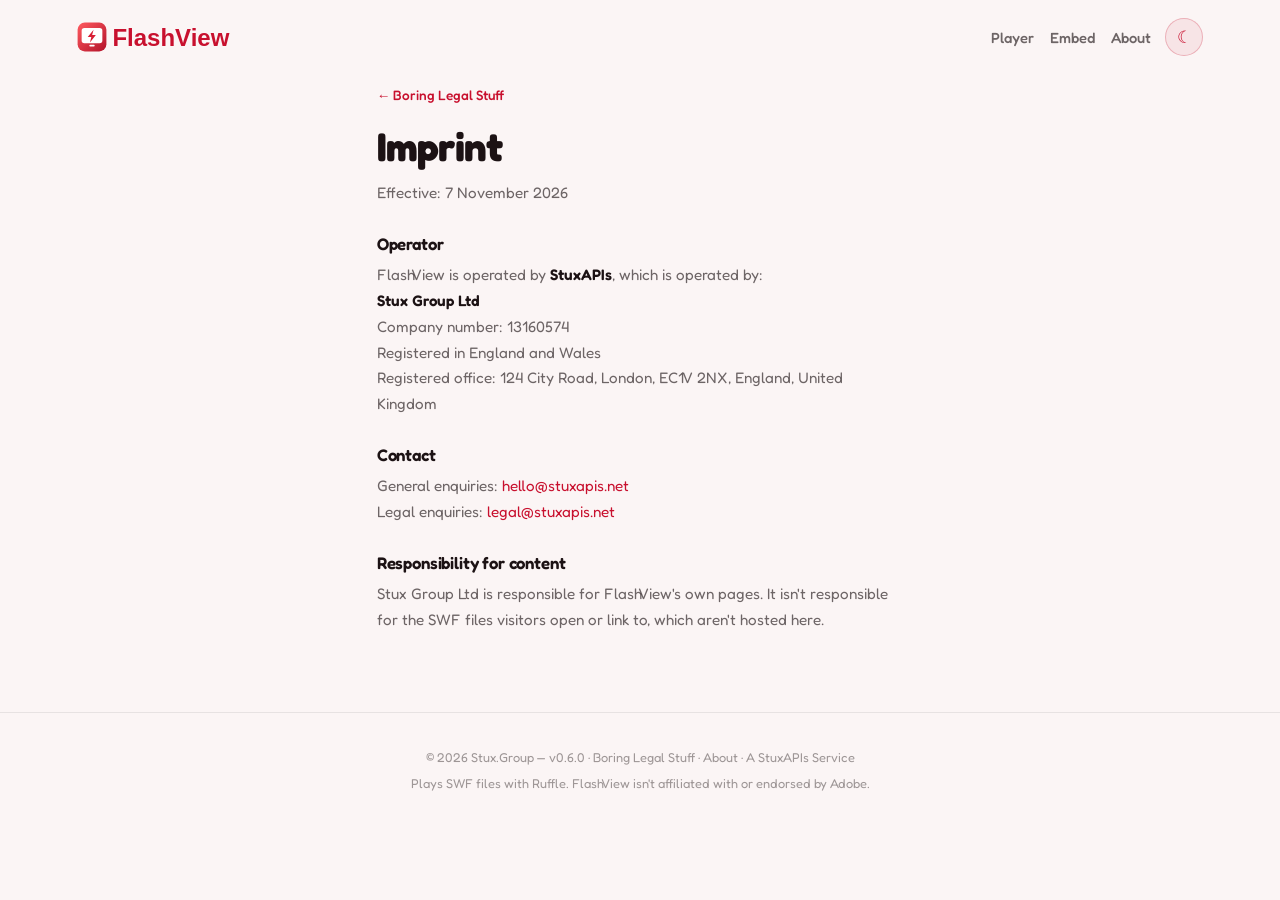
<file: legal/imprint.html>
<!DOCTYPE html>
<html lang="en">
<head>
    <meta charset="UTF-8">
    <meta name="viewport" content="width=device-width, initial-scale=1.0">
    <link rel="icon" href="/favicon.ico" sizes="48x48">
    <link rel="icon" type="image/svg+xml" href="/assets/icon.svg">
    <link rel="icon" type="image/png" sizes="512x512" href="/assets/icon.png">
    <link rel="apple-touch-icon" href="/apple-touch-icon.png">
    <link rel="manifest" href="/site.webmanifest">
    <meta name="theme-color" content="#121214">
    <script id="discord:component-embed" type="application/json">{"component":{"type":17,"accent_color":13111342,"components":[{"type":9,"components":[{"type":10,"content":"-# [StuxAPIs](https://stuxapis.net)\n# [FlashView · Imprint](https://flashview.stuxapis.net/legal/imprint)\n**Play SWF files in your browser.**\nWho operates FlashView, and how to reach them.\n-# Powered by Ruffle · nothing uploaded · a StuxAPIs service"}],"accessory":{"type":11,"media":{"url":"https://flashview.stuxapis.net/assets/icon.png"}}},{"type":14},{"type":1,"components":[{"type":2,"style":5,"label":"Open the player","url":"https://flashview.stuxapis.net/"},{"type":2,"style":5,"label":"Embed it","url":"https://flashview.stuxapis.net/embed"},{"type":2,"style":5,"label":"StuxAPIs","url":"https://services.stuxapis.net"}]}]}}</script>
    <link rel="stylesheet" href="/assets/fonts/fonts.css">
    <link rel="stylesheet" href="/assets/css/style.css">
    <title>Imprint — FlashView</title>
    <meta name="description" content="Who operates FlashView, and how to reach them.">
    <meta property="og:type" content="website">
    <meta property="og:site_name" content="FlashView by StuxAPIs">
    <meta property="og:title" content="Imprint — FlashView">
    <meta property="og:description" content="Who operates FlashView, and how to reach them.">
    <meta property="og:url" content="https://flashview.stuxapis.net/legal/imprint">
    <meta property="og:image" content="https://flashview.stuxapis.net/assets/icon.png">
    <meta property="og:image:width" content="512">
    <meta property="og:image:height" content="512">
    <meta property="og:image:alt" content="FlashView icon">
    <meta name="twitter:card" content="summary">
    <meta name="twitter:title" content="Imprint — FlashView">
    <meta name="twitter:description" content="Who operates FlashView, and how to reach them.">
    <meta name="twitter:image" content="https://flashview.stuxapis.net/assets/icon.png">
</head>
<body>

<header class="site-header">
    <a class="brand" href="/" aria-label="FlashView home"><img class="brand-logo brand-logo--dark" src="/assets/logo-dark.svg" alt="FlashView" width="156" height="30"><img class="brand-logo brand-logo--light" src="/assets/logo.svg" alt="FlashView" width="156" height="30"><img class="brand-icon" src="/assets/icon.svg" alt="FlashView" width="32" height="32"></a>
    <div class="header-right">
        <nav class="site-nav" aria-label="Main"><a href="/">Player</a><a href="/embed">Embed</a><a href="/about">About</a></nav>
        <button type="button" id="theme-toggle" title="Toggle light/dark mode" aria-label="Toggle light/dark mode">&#9788;</button>
    </div>
</header>

<main class="narrow">
    <a class="back-link" href="/legal">&larr; Boring Legal Stuff</a>
    <h1>Imprint</h1>
    <p class="meta">Effective: 7 November 2026</p>
    <h2>Operator</h2>
    <p>FlashView is operated by <strong>StuxAPIs</strong>, which is operated by:</p>
    <p><strong>Stux Group Ltd</strong><br>
    Company number: 13160574<br>
    Registered in England and Wales<br>
    Registered office: 124 City Road, London, EC1V 2NX, England, United Kingdom</p>
    <h2>Contact</h2>
    <p>General enquiries: <a href="mailto:hello@stuxapis.net">hello@stuxapis.net</a><br>
    Legal enquiries: <a href="mailto:legal@stuxapis.net">legal@stuxapis.net</a></p>
    <h2>Responsibility for content</h2>
    <p>Stux Group Ltd is responsible for FlashView's own pages. It isn't responsible for the SWF files visitors open or link to, which aren't hosted here.</p>
</main>

<footer>
    <p>&copy; <span data-copyright-years data-start="2026">2026</span> Stux.Group &mdash; <a href="/changelog" id="version-link">Changelog</a> &middot; <a href="/legal">Boring Legal Stuff</a> &middot; <a href="/about">About</a> &middot; <a href="https://services.stuxapis.net">A StuxAPIs Service</a></p>
    <p>Plays SWF files with <a href="https://ruffle.rs">Ruffle</a>. FlashView isn't affiliated with or endorsed by Adobe.</p>
</footer>
<script src="/assets/js/site.js"></script>
</body>
</html>
</file>
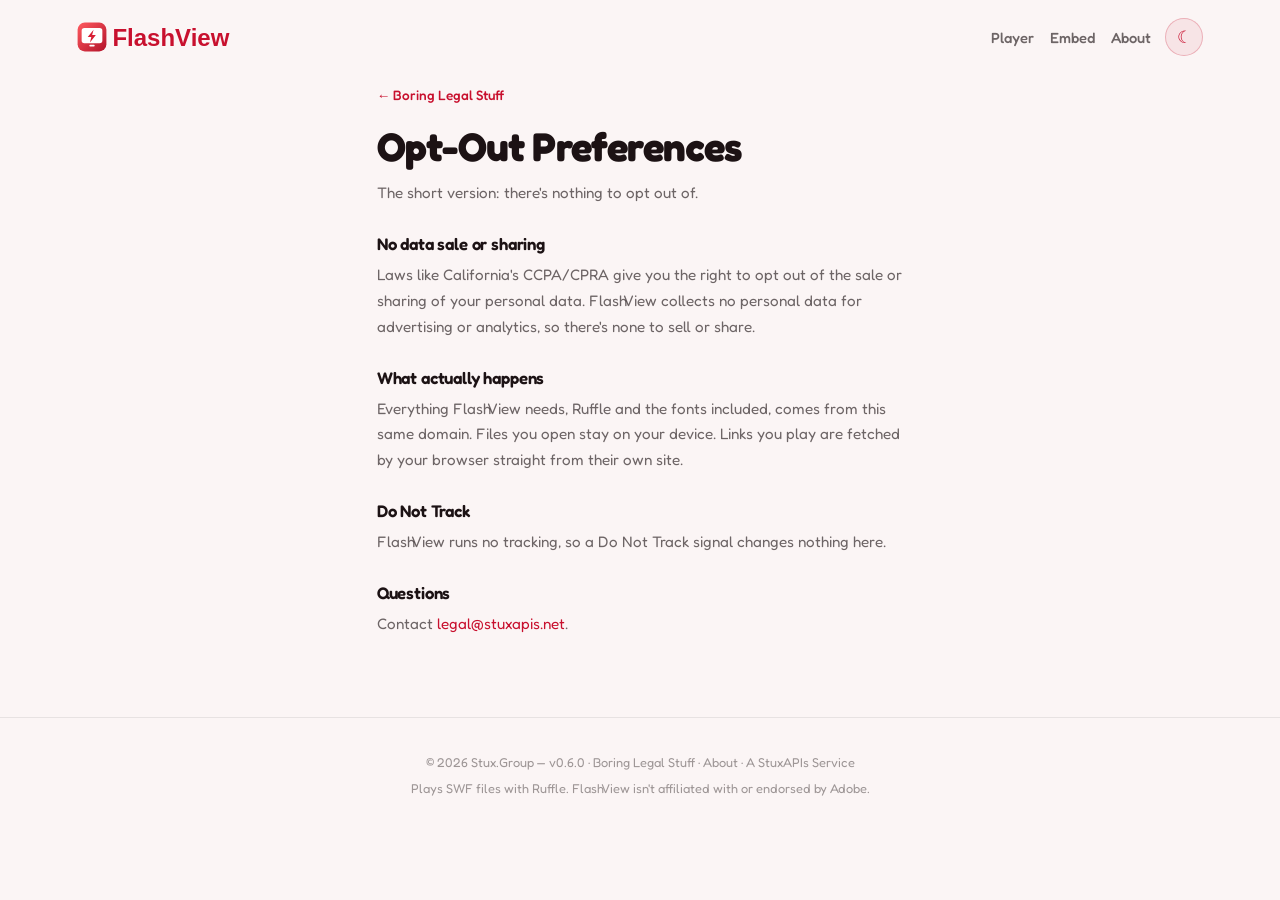
<file: legal/opt-out.html>
<!DOCTYPE html>
<html lang="en">
<head>
    <meta charset="UTF-8">
    <meta name="viewport" content="width=device-width, initial-scale=1.0">
    <link rel="icon" href="/favicon.ico" sizes="48x48">
    <link rel="icon" type="image/svg+xml" href="/assets/icon.svg">
    <link rel="icon" type="image/png" sizes="512x512" href="/assets/icon.png">
    <link rel="apple-touch-icon" href="/apple-touch-icon.png">
    <link rel="manifest" href="/site.webmanifest">
    <meta name="theme-color" content="#121214">
    <script id="discord:component-embed" type="application/json">{"component":{"type":17,"accent_color":13111342,"components":[{"type":9,"components":[{"type":10,"content":"-# [StuxAPIs](https://stuxapis.net)\n# [FlashView · Opt-Out Preferences](https://flashview.stuxapis.net/legal/opt-out)\n**Play SWF files in your browser.**\nThere's nothing sold or shared, so nothing to opt out of.\n-# Powered by Ruffle · nothing uploaded · a StuxAPIs service"}],"accessory":{"type":11,"media":{"url":"https://flashview.stuxapis.net/assets/icon.png"}}},{"type":14},{"type":1,"components":[{"type":2,"style":5,"label":"Open the player","url":"https://flashview.stuxapis.net/"},{"type":2,"style":5,"label":"Embed it","url":"https://flashview.stuxapis.net/embed"},{"type":2,"style":5,"label":"StuxAPIs","url":"https://services.stuxapis.net"}]}]}}</script>
    <link rel="stylesheet" href="/assets/fonts/fonts.css">
    <link rel="stylesheet" href="/assets/css/style.css">
    <title>Opt-Out Preferences — FlashView</title>
    <meta name="description" content="There's nothing sold or shared, so nothing to opt out of.">
    <meta property="og:type" content="website">
    <meta property="og:site_name" content="FlashView by StuxAPIs">
    <meta property="og:title" content="Opt-Out Preferences — FlashView">
    <meta property="og:description" content="There's nothing sold or shared, so nothing to opt out of.">
    <meta property="og:url" content="https://flashview.stuxapis.net/legal/opt-out">
    <meta property="og:image" content="https://flashview.stuxapis.net/assets/icon.png">
    <meta property="og:image:width" content="512">
    <meta property="og:image:height" content="512">
    <meta property="og:image:alt" content="FlashView icon">
    <meta name="twitter:card" content="summary">
    <meta name="twitter:title" content="Opt-Out Preferences — FlashView">
    <meta name="twitter:description" content="There's nothing sold or shared, so nothing to opt out of.">
    <meta name="twitter:image" content="https://flashview.stuxapis.net/assets/icon.png">
</head>
<body>

<header class="site-header">
    <a class="brand" href="/" aria-label="FlashView home"><img class="brand-logo brand-logo--dark" src="/assets/logo-dark.svg" alt="FlashView" width="156" height="30"><img class="brand-logo brand-logo--light" src="/assets/logo.svg" alt="FlashView" width="156" height="30"><img class="brand-icon" src="/assets/icon.svg" alt="FlashView" width="32" height="32"></a>
    <div class="header-right">
        <nav class="site-nav" aria-label="Main"><a href="/">Player</a><a href="/embed">Embed</a><a href="/about">About</a></nav>
        <button type="button" id="theme-toggle" title="Toggle light/dark mode" aria-label="Toggle light/dark mode">&#9788;</button>
    </div>
</header>

<main class="narrow">
    <a class="back-link" href="/legal">&larr; Boring Legal Stuff</a>
    <h1>Opt-Out Preferences</h1>
    <p class="meta">The short version: there's nothing to opt out of.</p>
    <h2>No data sale or sharing</h2>
    <p>Laws like California's CCPA/CPRA give you the right to opt out of the sale or sharing of your personal data. FlashView collects no personal data for advertising or analytics, so there's none to sell or share.</p>
    <h2>What actually happens</h2>
    <p>Everything FlashView needs, Ruffle and the fonts included, comes from this same domain. Files you open stay on your device. Links you play are fetched by your browser straight from their own site.</p>
    <h2>Do Not Track</h2>
    <p>FlashView runs no tracking, so a Do Not Track signal changes nothing here.</p>
    <h2>Questions</h2>
    <p>Contact <a href="mailto:legal@stuxapis.net">legal@stuxapis.net</a>.</p>
</main>

<footer>
    <p>&copy; <span data-copyright-years data-start="2026">2026</span> Stux.Group &mdash; <a href="/changelog" id="version-link">Changelog</a> &middot; <a href="/legal">Boring Legal Stuff</a> &middot; <a href="/about">About</a> &middot; <a href="https://services.stuxapis.net">A StuxAPIs Service</a></p>
    <p>Plays SWF files with <a href="https://ruffle.rs">Ruffle</a>. FlashView isn't affiliated with or endorsed by Adobe.</p>
</footer>
<script src="/assets/js/site.js"></script>
</body>
</html>
</file>
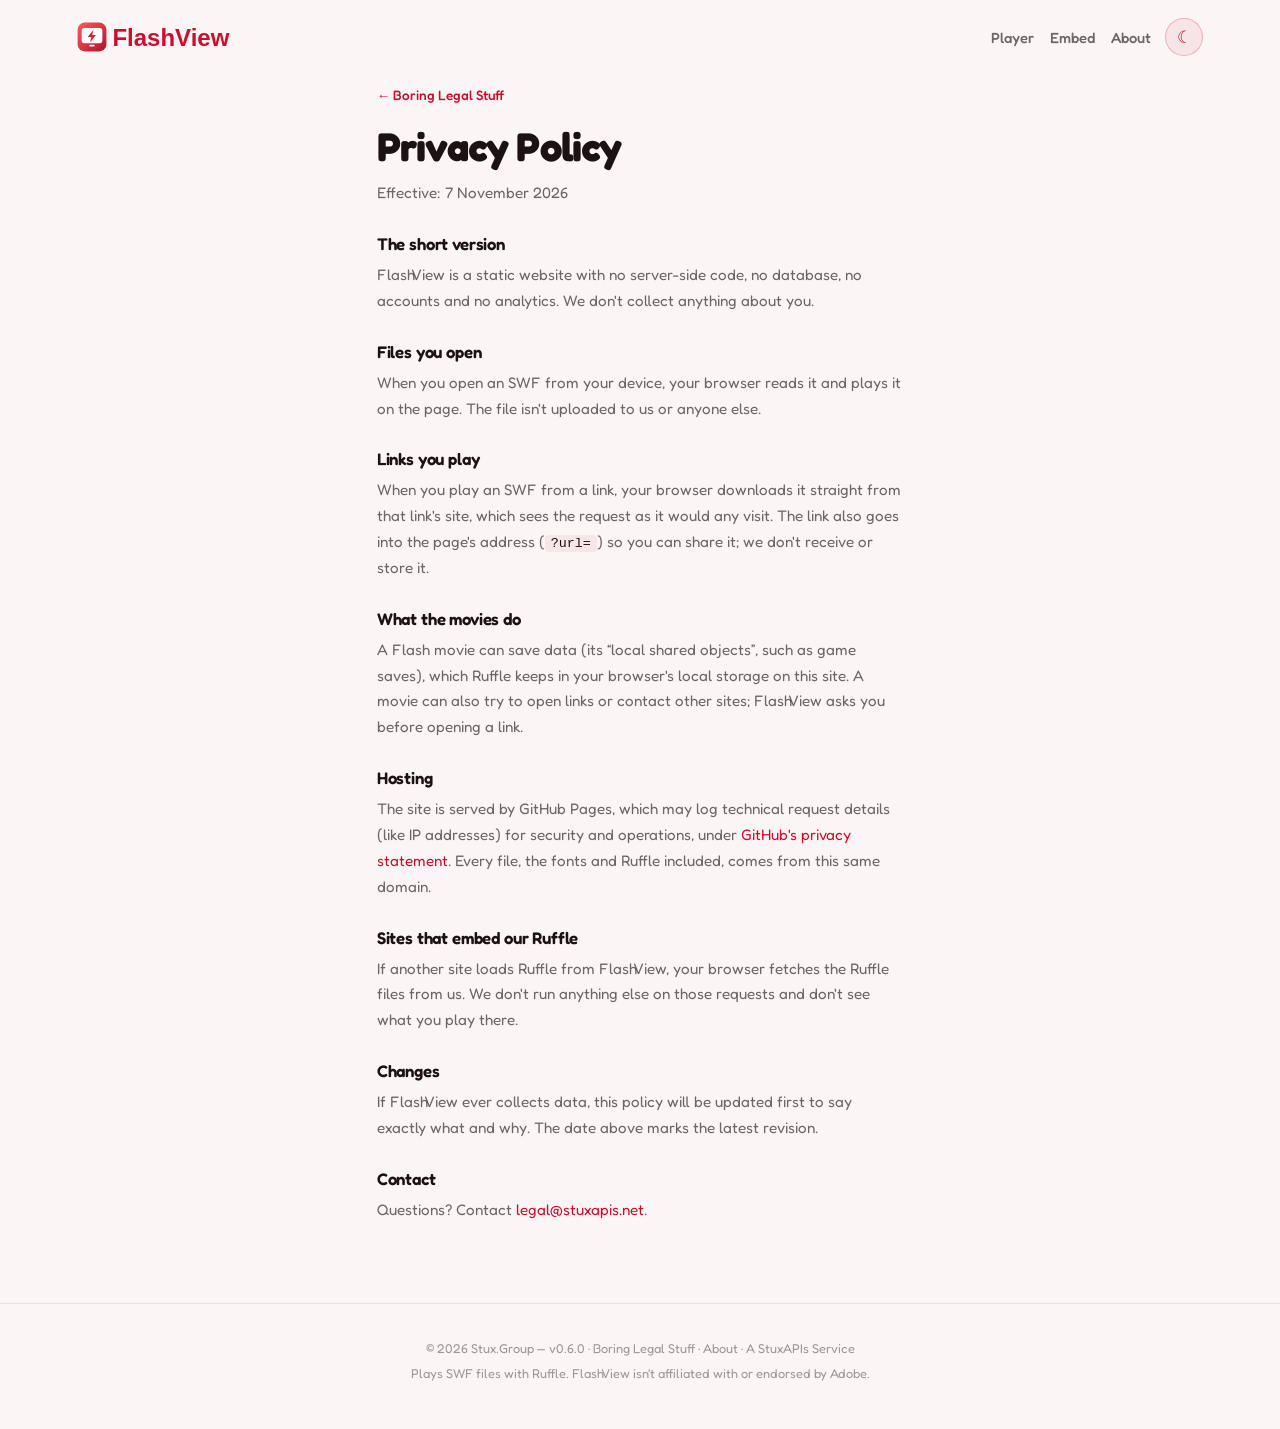
<file: legal/privacy.html>
<!DOCTYPE html>
<html lang="en">
<head>
    <meta charset="UTF-8">
    <meta name="viewport" content="width=device-width, initial-scale=1.0">
    <link rel="icon" href="/favicon.ico" sizes="48x48">
    <link rel="icon" type="image/svg+xml" href="/assets/icon.svg">
    <link rel="icon" type="image/png" sizes="512x512" href="/assets/icon.png">
    <link rel="apple-touch-icon" href="/apple-touch-icon.png">
    <link rel="manifest" href="/site.webmanifest">
    <meta name="theme-color" content="#121214">
    <script id="discord:component-embed" type="application/json">{"component":{"type":17,"accent_color":13111342,"components":[{"type":9,"components":[{"type":10,"content":"-# [StuxAPIs](https://stuxapis.net)\n# [FlashView · Privacy Policy](https://flashview.stuxapis.net/legal/privacy)\n**Play SWF files in your browser.**\nFlashView's privacy policy: no accounts, no analytics, and files you open never leave your device.\n-# Powered by Ruffle · nothing uploaded · a StuxAPIs service"}],"accessory":{"type":11,"media":{"url":"https://flashview.stuxapis.net/assets/icon.png"}}},{"type":14},{"type":1,"components":[{"type":2,"style":5,"label":"Open the player","url":"https://flashview.stuxapis.net/"},{"type":2,"style":5,"label":"Embed it","url":"https://flashview.stuxapis.net/embed"},{"type":2,"style":5,"label":"StuxAPIs","url":"https://services.stuxapis.net"}]}]}}</script>
    <link rel="stylesheet" href="/assets/fonts/fonts.css">
    <link rel="stylesheet" href="/assets/css/style.css">
    <title>Privacy Policy — FlashView</title>
    <meta name="description" content="FlashView's privacy policy: no accounts, no analytics, and files you open never leave your device.">
    <meta property="og:type" content="website">
    <meta property="og:site_name" content="FlashView by StuxAPIs">
    <meta property="og:title" content="Privacy Policy — FlashView">
    <meta property="og:description" content="FlashView's privacy policy: no accounts, no analytics, and files you open never leave your device.">
    <meta property="og:url" content="https://flashview.stuxapis.net/legal/privacy">
    <meta property="og:image" content="https://flashview.stuxapis.net/assets/icon.png">
    <meta property="og:image:width" content="512">
    <meta property="og:image:height" content="512">
    <meta property="og:image:alt" content="FlashView icon">
    <meta name="twitter:card" content="summary">
    <meta name="twitter:title" content="Privacy Policy — FlashView">
    <meta name="twitter:description" content="FlashView's privacy policy: no accounts, no analytics, and files you open never leave your device.">
    <meta name="twitter:image" content="https://flashview.stuxapis.net/assets/icon.png">
</head>
<body>

<header class="site-header">
    <a class="brand" href="/" aria-label="FlashView home"><img class="brand-logo brand-logo--dark" src="/assets/logo-dark.svg" alt="FlashView" width="156" height="30"><img class="brand-logo brand-logo--light" src="/assets/logo.svg" alt="FlashView" width="156" height="30"><img class="brand-icon" src="/assets/icon.svg" alt="FlashView" width="32" height="32"></a>
    <div class="header-right">
        <nav class="site-nav" aria-label="Main"><a href="/">Player</a><a href="/embed">Embed</a><a href="/about">About</a></nav>
        <button type="button" id="theme-toggle" title="Toggle light/dark mode" aria-label="Toggle light/dark mode">&#9788;</button>
    </div>
</header>

<main class="narrow">
    <a class="back-link" href="/legal">&larr; Boring Legal Stuff</a>
    <h1>Privacy Policy</h1>
    <p class="meta">Effective: 7 November 2026</p>
    <h2>The short version</h2>
    <p>FlashView is a static website with no server-side code, no database, no accounts and no analytics. We don't collect anything about you.</p>
    <h2>Files you open</h2>
    <p>When you open an SWF from your device, your browser reads it and plays it on the page. The file isn't uploaded to us or anyone else.</p>
    <h2>Links you play</h2>
    <p>When you play an SWF from a link, your browser downloads it straight from that link's site, which sees the request as it would any visit. The link also goes into the page's address (<code>?url=</code>) so you can share it; we don't receive or store it.</p>
    <h2>What the movies do</h2>
    <p>A Flash movie can save data (its &ldquo;local shared objects&rdquo;, such as game saves), which Ruffle keeps in your browser's local storage on this site. A movie can also try to open links or contact other sites; FlashView asks you before opening a link.</p>
    <h2>Hosting</h2>
    <p>The site is served by GitHub Pages, which may log technical request details (like IP addresses) for security and operations, under <a href="https://docs.github.com/en/site-policy/privacy-policies/github-general-privacy-statement">GitHub's privacy statement</a>. Every file, the fonts and Ruffle included, comes from this same domain.</p>
    <h2>Sites that embed our Ruffle</h2>
    <p>If another site loads Ruffle from FlashView, your browser fetches the Ruffle files from us. We don't run anything else on those requests and don't see what you play there.</p>
    <h2>Changes</h2>
    <p>If FlashView ever collects data, this policy will be updated first to say exactly what and why. The date above marks the latest revision.</p>
    <h2>Contact</h2>
    <p>Questions? Contact <a href="mailto:legal@stuxapis.net">legal@stuxapis.net</a>.</p>
</main>

<footer>
    <p>&copy; <span data-copyright-years data-start="2026">2026</span> Stux.Group &mdash; <a href="/changelog" id="version-link">Changelog</a> &middot; <a href="/legal">Boring Legal Stuff</a> &middot; <a href="/about">About</a> &middot; <a href="https://services.stuxapis.net">A StuxAPIs Service</a></p>
    <p>Plays SWF files with <a href="https://ruffle.rs">Ruffle</a>. FlashView isn't affiliated with or endorsed by Adobe.</p>
</footer>
<script src="/assets/js/site.js"></script>
</body>
</html>
</file>
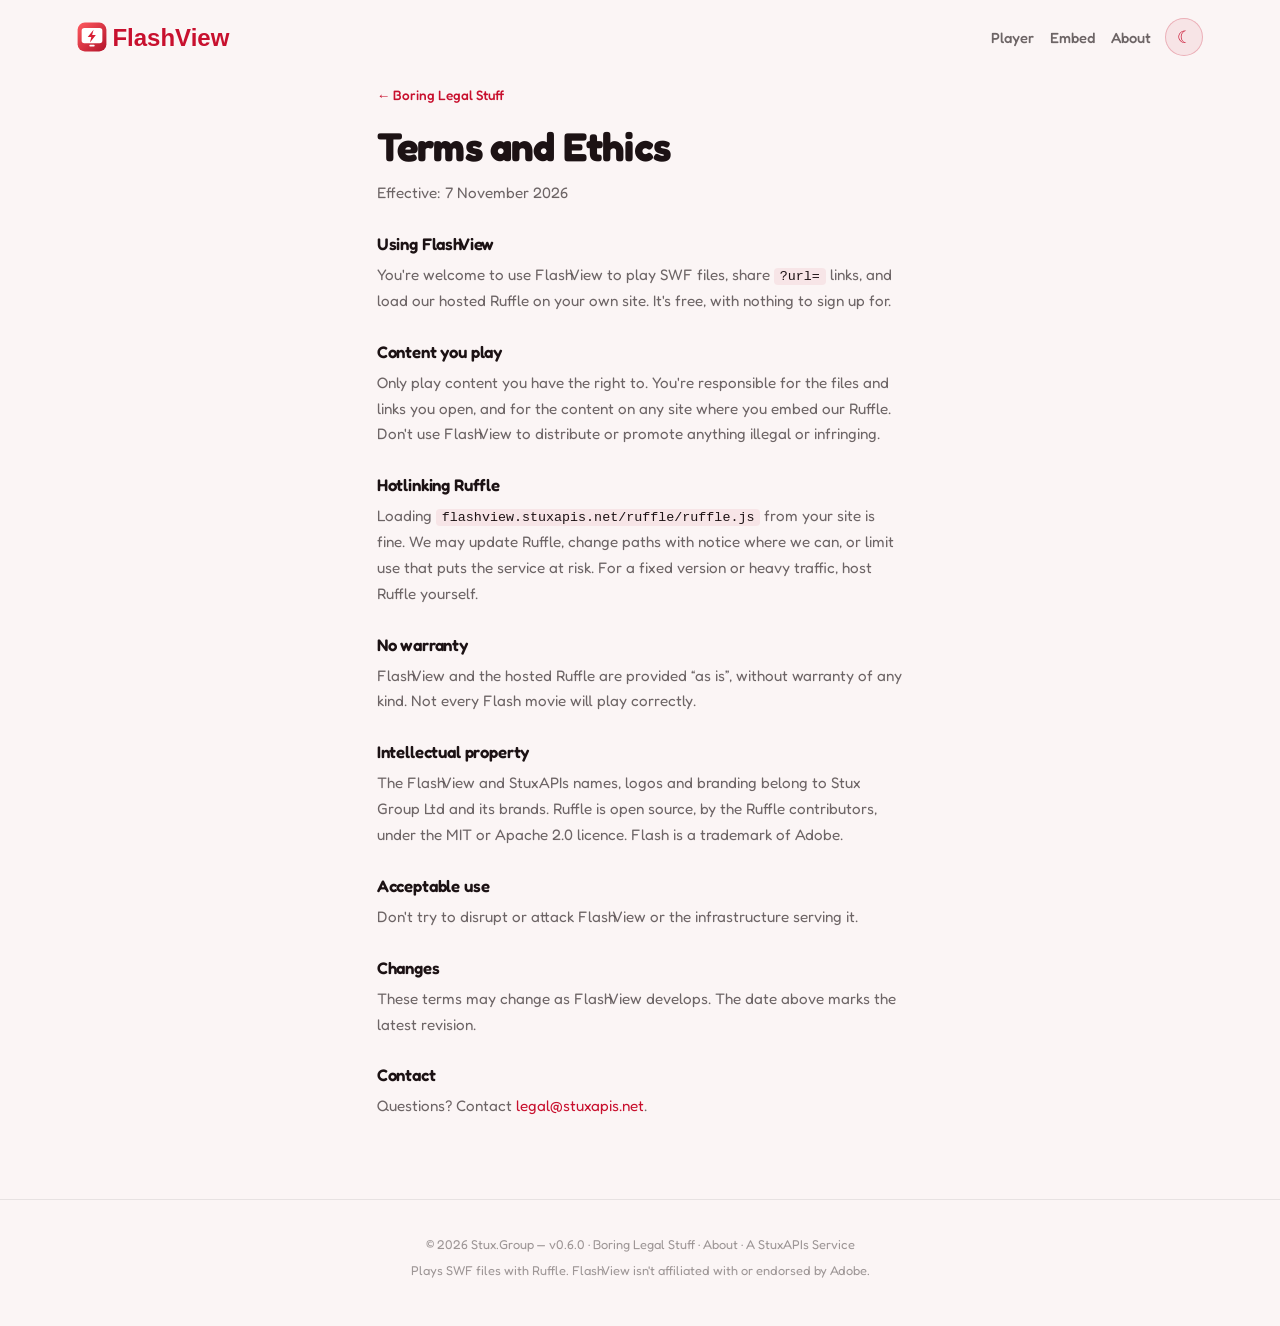
<file: legal/terms.html>
<!DOCTYPE html>
<html lang="en">
<head>
    <meta charset="UTF-8">
    <meta name="viewport" content="width=device-width, initial-scale=1.0">
    <link rel="icon" href="/favicon.ico" sizes="48x48">
    <link rel="icon" type="image/svg+xml" href="/assets/icon.svg">
    <link rel="icon" type="image/png" sizes="512x512" href="/assets/icon.png">
    <link rel="apple-touch-icon" href="/apple-touch-icon.png">
    <link rel="manifest" href="/site.webmanifest">
    <meta name="theme-color" content="#121214">
    <script id="discord:component-embed" type="application/json">{"component":{"type":17,"accent_color":13111342,"components":[{"type":9,"components":[{"type":10,"content":"-# [StuxAPIs](https://stuxapis.net)\n# [FlashView · Terms and Ethics](https://flashview.stuxapis.net/legal/terms)\n**Play SWF files in your browser.**\nThe simple rules for using FlashView and its hosted Ruffle.\n-# Powered by Ruffle · nothing uploaded · a StuxAPIs service"}],"accessory":{"type":11,"media":{"url":"https://flashview.stuxapis.net/assets/icon.png"}}},{"type":14},{"type":1,"components":[{"type":2,"style":5,"label":"Open the player","url":"https://flashview.stuxapis.net/"},{"type":2,"style":5,"label":"Embed it","url":"https://flashview.stuxapis.net/embed"},{"type":2,"style":5,"label":"StuxAPIs","url":"https://services.stuxapis.net"}]}]}}</script>
    <link rel="stylesheet" href="/assets/fonts/fonts.css">
    <link rel="stylesheet" href="/assets/css/style.css">
    <title>Terms and Ethics — FlashView</title>
    <meta name="description" content="The simple rules for using FlashView and its hosted Ruffle.">
    <meta property="og:type" content="website">
    <meta property="og:site_name" content="FlashView by StuxAPIs">
    <meta property="og:title" content="Terms and Ethics — FlashView">
    <meta property="og:description" content="The simple rules for using FlashView and its hosted Ruffle.">
    <meta property="og:url" content="https://flashview.stuxapis.net/legal/terms">
    <meta property="og:image" content="https://flashview.stuxapis.net/assets/icon.png">
    <meta property="og:image:width" content="512">
    <meta property="og:image:height" content="512">
    <meta property="og:image:alt" content="FlashView icon">
    <meta name="twitter:card" content="summary">
    <meta name="twitter:title" content="Terms and Ethics — FlashView">
    <meta name="twitter:description" content="The simple rules for using FlashView and its hosted Ruffle.">
    <meta name="twitter:image" content="https://flashview.stuxapis.net/assets/icon.png">
</head>
<body>

<header class="site-header">
    <a class="brand" href="/" aria-label="FlashView home"><img class="brand-logo brand-logo--dark" src="/assets/logo-dark.svg" alt="FlashView" width="156" height="30"><img class="brand-logo brand-logo--light" src="/assets/logo.svg" alt="FlashView" width="156" height="30"><img class="brand-icon" src="/assets/icon.svg" alt="FlashView" width="32" height="32"></a>
    <div class="header-right">
        <nav class="site-nav" aria-label="Main"><a href="/">Player</a><a href="/embed">Embed</a><a href="/about">About</a></nav>
        <button type="button" id="theme-toggle" title="Toggle light/dark mode" aria-label="Toggle light/dark mode">&#9788;</button>
    </div>
</header>

<main class="narrow">
    <a class="back-link" href="/legal">&larr; Boring Legal Stuff</a>
    <h1>Terms and Ethics</h1>
    <p class="meta">Effective: 7 November 2026</p>
    <h2>Using FlashView</h2>
    <p>You're welcome to use FlashView to play SWF files, share <code>?url=</code> links, and load our hosted Ruffle on your own site. It's free, with nothing to sign up for.</p>
    <h2>Content you play</h2>
    <p>Only play content you have the right to. You're responsible for the files and links you open, and for the content on any site where you embed our Ruffle. Don't use FlashView to distribute or promote anything illegal or infringing.</p>
    <h2>Hotlinking Ruffle</h2>
    <p>Loading <code>flashview.stuxapis.net/ruffle/ruffle.js</code> from your site is fine. We may update Ruffle, change paths with notice where we can, or limit use that puts the service at risk. For a fixed version or heavy traffic, host Ruffle yourself.</p>
    <h2>No warranty</h2>
    <p>FlashView and the hosted Ruffle are provided &ldquo;as is&rdquo;, without warranty of any kind. Not every Flash movie will play correctly.</p>
    <h2>Intellectual property</h2>
    <p>The FlashView and StuxAPIs names, logos and branding belong to Stux Group Ltd and its brands. Ruffle is open source, by the Ruffle contributors, under the MIT or Apache 2.0 licence. Flash is a trademark of Adobe.</p>
    <h2>Acceptable use</h2>
    <p>Don't try to disrupt or attack FlashView or the infrastructure serving it.</p>
    <h2>Changes</h2>
    <p>These terms may change as FlashView develops. The date above marks the latest revision.</p>
    <h2>Contact</h2>
    <p>Questions? Contact <a href="mailto:legal@stuxapis.net">legal@stuxapis.net</a>.</p>
</main>

<footer>
    <p>&copy; <span data-copyright-years data-start="2026">2026</span> Stux.Group &mdash; <a href="/changelog" id="version-link">Changelog</a> &middot; <a href="/legal">Boring Legal Stuff</a> &middot; <a href="/about">About</a> &middot; <a href="https://services.stuxapis.net">A StuxAPIs Service</a></p>
    <p>Plays SWF files with <a href="https://ruffle.rs">Ruffle</a>. FlashView isn't affiliated with or endorsed by Adobe.</p>
</footer>
<script src="/assets/js/site.js"></script>
</body>
</html>
</file>
<file: assets/fonts/fonts.css>
/* Fredoka - self-hosted (SIL Open Font License), variable weight 400-700,
   Latin subset only. https://fonts.google.com/specimen/Fredoka */
@font-face {
  font-family: 'Fredoka';
  font-style: normal;
  font-weight: 400 700;
  font-display: swap;
  src: url('Fredoka.woff2') format('woff2');
}
</file>
<file: assets/css/style.css>
/* FlashView: shared styles for every page. The StuxAPIs page layout, in FlashView red. */
* { box-sizing: border-box; margin: 0; padding: 0; }

:root {
    --bg: #121214; --bg-card: #1b1b1f; --border: rgba(255, 255, 255, 0.08);
    --text-1: #f2f2f5; --text-2: rgba(242, 242, 245, 0.62); --text-3: rgba(242, 242, 245, 0.4);
    --accent: #ff6b70; --accent-bg: rgba(255, 90, 95, 0.12); --accent-bg-hover: rgba(255, 90, 95, 0.18);
    --accent-border: rgba(255, 90, 95, 0.32); --accent-border-hover: rgba(255, 90, 95, 0.55);
    --code-bg: #0d0d0f;
    --cl-added: #2ecc71; --cl-changed: #3ba7ff; --cl-fixed: #ffa64d; --cl-removed: #ff4d4d; --cl-security: #b06bff; --cl-deprecated: #8a8a94;
}
@media (prefers-color-scheme: light) {
    :root:not(.theme-dark) {
        --bg: #fbf5f5; --bg-card: #ffffff; --border: rgba(0, 0, 0, 0.08);
        --text-1: #1c1214; --text-2: rgba(28, 18, 20, 0.64); --text-3: rgba(28, 18, 20, 0.42);
        --accent: #c8102e; --accent-bg: rgba(200, 16, 46, 0.07); --accent-bg-hover: rgba(200, 16, 46, 0.12);
        --accent-border: rgba(200, 16, 46, 0.25); --accent-border-hover: rgba(200, 16, 46, 0.45);
        --code-bg: #f6eaea;
        --cl-added: #1e8449; --cl-changed: #1f6fb8; --cl-fixed: #b35900; --cl-removed: #c62828; --cl-security: #7b3fc4; --cl-deprecated: #5f5f68;
    }
}
:root.theme-light {
    --bg: #fbf5f5; --bg-card: #ffffff; --border: rgba(0, 0, 0, 0.08);
    --text-1: #1c1214; --text-2: rgba(28, 18, 20, 0.64); --text-3: rgba(28, 18, 20, 0.42);
    --accent: #c8102e; --accent-bg: rgba(200, 16, 46, 0.07); --accent-bg-hover: rgba(200, 16, 46, 0.12);
    --accent-border: rgba(200, 16, 46, 0.25); --accent-border-hover: rgba(200, 16, 46, 0.45);
    --code-bg: #f6eaea;
    --cl-added: #1e8449; --cl-changed: #1f6fb8; --cl-fixed: #b35900; --cl-removed: #c62828; --cl-security: #7b3fc4; --cl-deprecated: #5f5f68;
}

html, body {
    background: var(--bg); color: var(--text-1);
    font-family: 'Fredoka', -apple-system, BlinkMacSystemFont, "Segoe UI", Helvetica, Arial, sans-serif;
    transition: background 0.3s, color 0.3s;
}
* { scrollbar-width: thin; scrollbar-color: var(--accent-border) transparent; }

a, a:visited { color: var(--accent); text-decoration: none; }
a:hover, a:focus-visible { opacity: 0.8; }
:focus-visible { outline: 2px solid var(--accent); outline-offset: 2px; }

/* header */
.site-header { position: relative; z-index: 10; background: var(--bg); display: flex; align-items: center; justify-content: space-between; gap: 16px; padding: 18px 6%; }
.brand { display: flex; align-items: center; }
.brand-logo { height: 30px; width: auto; display: block; }
.brand-logo--light, .brand-icon { display: none; }
:root.theme-light .brand-logo--light { display: block; }
:root.theme-light .brand-logo--dark { display: none; }
@media (prefers-color-scheme: light) {
    :root:not(.theme-dark) .brand-logo--light { display: block; }
    :root:not(.theme-dark) .brand-logo--dark { display: none; }
}
.header-right { display: flex; align-items: center; gap: 14px; }
.site-nav { display: flex; gap: 16px; font-size: 0.92rem; font-weight: 500; }
.site-nav a { color: var(--text-2); }
.site-nav a[aria-current="page"] { color: var(--accent); }
#theme-toggle {
    background: var(--accent-bg); border: 1px solid var(--accent-border); border-radius: 50%;
    width: 38px; height: 38px; font-size: 17px; line-height: 38px; text-align: center; cursor: pointer;
    padding: 0; color: var(--accent); transition: background 0.2s; flex: none;
}
#theme-toggle:hover { opacity: 0.85; }
@media (max-width: 560px) {
    .brand .brand-logo { display: none !important; }
    .brand .brand-icon { display: block; width: 32px; height: 32px; }
    .site-nav { gap: 12px; font-size: 0.86rem; }
}

/* layout */
main { max-width: 920px; margin: 0 auto; padding: 10px 6% 60px; }
main.narrow { max-width: 680px; }
.hero { text-align: center; padding: 16px 0 6px; }
.service-eyebrow { display: flex; justify-content: center; align-items: center; gap: 8px; margin: 0 0 14px; font-size: .85rem; font-weight: 600; letter-spacing: .02em; color: var(--text-2); }
.service-eyebrow img { width: 22px; height: 22px; border-radius: 6px; }
.service-eyebrow a { color: inherit; }
.service-eyebrow a:hover, .service-eyebrow a:focus-visible { text-decoration: underline; }
h1 { font-size: clamp(1.8rem, 5vw, 2.5rem); font-weight: 700; line-height: 1.15; letter-spacing: -0.02em; margin-bottom: 0.7rem; }
h1 em { font-style: normal; color: var(--accent); }
.lede { color: var(--text-2); font-size: 1.05rem; line-height: 1.7; max-width: 640px; margin: 0 auto 1.6rem; }
section { margin: 3rem 0; }
h2 { font-size: clamp(1.25rem, 3vw, 1.6rem); font-weight: 700; margin-bottom: 0.5rem; letter-spacing: -0.01em; }
.section-sub { color: var(--text-2); font-size: 0.95rem; line-height: 1.7; margin-bottom: 1.2rem; }
p, li { line-height: 1.7; }
main.narrow h2 { font-size: 1.05rem; font-weight: 600; margin: 28px 0 8px; }
main.narrow p, main.narrow li { color: var(--text-2); font-size: 0.95rem; }
main.narrow ul, main.narrow ol { padding-left: 22px; margin: 8px 0; }
strong { color: var(--text-1); font-weight: 600; }
.subtitle { color: var(--text-2); font-size: 1.05rem; margin: 0 0 28px; line-height: 1.6; }
.meta { color: var(--text-3); font-size: 0.85rem; margin: 0 0 28px; }
.back-link { display: inline-block; font-size: 0.85rem; margin-bottom: 20px; font-weight: 500; }

pre { background: var(--code-bg); border: 1px solid var(--border); border-radius: 12px; padding: 16px 18px; overflow-x: auto; margin-bottom: 1.2rem; }
code { font-family: 'SFMono-Regular', Consolas, 'Liberation Mono', Menlo, monospace; font-size: 0.85rem; line-height: 1.6; color: var(--text-1); }
p code, li code, td code { background: var(--accent-bg); padding: 1px 6px; border-radius: 4px; font-size: 0.88em; }
table { width: 100%; border-collapse: collapse; font-size: 0.86rem; margin-bottom: 1.2rem; }
th, td { text-align: left; padding: 9px 12px; border-bottom: 1px solid var(--border); vertical-align: top; overflow-wrap: anywhere; }
th { color: var(--text-3); font-weight: 600; text-transform: uppercase; font-size: 0.72rem; letter-spacing: 0.04em; }
td { color: var(--text-2); }
td:first-child { color: var(--text-1); font-family: monospace; white-space: nowrap; }

.btn {
    display: inline-flex; align-items: center; justify-content: center; gap: 8px; padding: 10px 18px; border-radius: 10px;
    font: inherit; font-size: 0.92rem; font-weight: 500; cursor: pointer;
    border: 1px solid var(--accent-border); background: var(--accent-bg); color: var(--accent);
    transition: background 0.2s, border-color 0.2s;
}
.btn:hover { background: var(--accent-bg-hover); border-color: var(--accent-border-hover); }
.btn:disabled { opacity: 0.45; cursor: default; }
.btn-solid, .btn-solid:visited { background: var(--accent); border-color: var(--accent); color: #fff; }
.btn-solid:hover { background: var(--accent); opacity: 0.88; }

.cards { display: grid; grid-template-columns: repeat(auto-fill, minmax(240px, 1fr)); gap: 12px; }
.card { border: 1px solid var(--border); border-radius: 12px; padding: 16px; background: var(--bg-card); }
.card h3 { font-size: 1rem; margin-bottom: 4px; }
.card p { color: var(--text-2); font-size: 0.88rem; }

footer { text-align: center; padding: 30px 6% 40px; font-size: 0.8rem; color: var(--text-3); border-top: 1px solid var(--border); margin-top: 20px; }
footer a, footer a:visited { color: var(--text-3); }
footer p { margin: 4px 0; }

/* the player */
.player-shell { max-width: 880px; margin: 0 auto; }
.stage {
    position: relative; width: 100%; aspect-ratio: 16 / 9; border-radius: 16px; overflow: hidden;
    background: #050506; border: 1px solid var(--accent-border);
    box-shadow: 0 18px 50px -20px rgba(200, 16, 46, 0.45);
    container-type: size;
}
.stage.dragging { border-color: var(--accent); box-shadow: 0 0 0 3px var(--accent-border), 0 18px 50px -20px rgba(200, 16, 46, 0.6); }
.stage ruffle-player {
    position: absolute; inset: 0; width: 100%; height: 100%; display: block;
    --ruffle-blue: #121214; --ruffle-blue-dark: #050506; --ruffle-orange: #ff5a5f;
    --splash-screen-background: #050506; --modal-background: #1b1b1f; --modal-foreground-rgb: 242, 242, 245;
}
.stage.has-movie .idle { display: none; }
/* Fullscreen: the player (not the page) fills the screen, so on the idle screen the bouncing logo
   becomes a full-screen DVD-style screensaver (its container units follow the stage). */
.stage:fullscreen { width: 100vw; height: 100vh; aspect-ratio: auto; border: 0; border-radius: 0; box-shadow: none; }
.stage:fullscreen .idle-hint { bottom: 3cqh; }
.fs-corner {
    position: absolute; top: 12px; right: 12px; z-index: 3; width: 38px; height: 38px; padding: 8px;
    border-radius: 10px; border: 1px solid rgba(255, 255, 255, 0.14); background: rgba(18, 18, 20, 0.6);
    color: rgba(242, 242, 245, 0.75); cursor: pointer; transition: color 0.2s, border-color 0.2s, background 0.2s;
}
.fs-corner:hover, .fs-corner:focus-visible { color: #fff; border-color: rgba(255, 90, 95, 0.6); background: rgba(200, 16, 46, 0.35); }
.fs-corner svg { width: 100%; height: 100%; display: block; fill: none; stroke: currentColor; stroke-width: 2; stroke-linecap: round; stroke-linejoin: round; }
.fs-corner .fs-exit, .stage.is-fullscreen .fs-corner .fs-enter { display: none; }
.stage.is-fullscreen .fs-corner .fs-exit { display: inline; }
.stage.has-movie .fs-corner { display: none; }
.idle-hint .hint-exit, .stage.is-fullscreen .idle-hint .hint-enter { display: none; }
.stage.is-fullscreen .idle-hint .hint-exit { display: inline; }

/* Idle screen: a click target for the file picker, with an old-DVD-player bouncing logo.
   The logo moves with two linear, alternating animations on different durations (13 s across, 9 s down),
   so it bounces off the edges at any size. It lands in a corner whenever both are at an end at once:
   every 117 s (13 x 9). The delays (-4 s, -2 s) start it part-way across, which puts the first corner
   61 s in (61 + 4 = 65 = 5 x 13, 61 + 2 = 63 = 7 x 9). The colour changes at every wall hit: within one
   117 s cycle those are the 9 multiples of 13 and the 13 multiples of 9, 21 hits sharing 0, so a 7-colour
   palette loops seamlessly. The colour and pop animations run on that 117 s cycle with a -56 s delay,
   which lines their 0% up with the corners. */
.idle { position: absolute; inset: 0; cursor: pointer; border: 0; background: transparent; color: inherit; font: inherit; width: 100%; }
.idle-hint {
    position: absolute; left: 0; right: 0; bottom: 4cqh; text-align: center; z-index: 2;
    color: rgba(242, 242, 245, 0.55); font-size: clamp(0.72rem, 2.2cqw, 0.9rem); pointer-events: none;
}
.bounce {
    --w: 34cqw; --h: calc(var(--w) * 0.62);
    position: absolute; left: 0; top: 0; width: var(--w); height: var(--h); z-index: 1;
    display: flex; flex-direction: column; align-items: center; justify-content: center; gap: 4cqh;
    pointer-events: none; color: #ff5a5f;
    animation:
        bounce-x 13s linear -4s infinite alternate,
        bounce-y 9s linear -2s infinite alternate,
        bounce-colour 117s step-end -56s infinite;
}
.bounce-inner { display: flex; flex-direction: column; align-items: center; gap: 2.5cqh; animation: bounce-pop 117s linear -56s infinite; }
.bounce-mark {
    width: calc(var(--w) * 0.36); aspect-ratio: 46 / 41; background-color: currentColor;
    -webkit-mask: url(../bounce-mark.svg) center / contain no-repeat;
    mask: url(../bounce-mark.svg) center / contain no-repeat;
}
.bounce-text { font-weight: 700; font-size: calc(var(--w) * 0.085); letter-spacing: 0.02em; white-space: nowrap; line-height: 1.1; }
@keyframes bounce-x { from { left: 0; } to { left: calc(100cqw - var(--w)); } }
@keyframes bounce-y { from { top: 0; } to { top: calc(100cqh - var(--h)); } }
/* step-end: each colour holds from its hit until the next hit. Hits (s): 0 9 13 18 26 27 36 39 45 52 54 63 65 72 78 81 90 91 99 104 108 */
@keyframes bounce-colour {
    0%      { color: #ff5a5f; }
    7.692%  { color: #ffb020; }
    11.111% { color: #ffe14d; }
    15.385% { color: #3ddc84; }
    22.222% { color: #3ba7ff; }
    23.077% { color: #9b8cff; }
    30.769% { color: #ff6ad5; }
    33.333% { color: #ff5a5f; }
    38.462% { color: #ffb020; }
    44.444% { color: #ffe14d; }
    46.154% { color: #3ddc84; }
    53.846% { color: #3ba7ff; }
    55.556% { color: #9b8cff; }
    61.538% { color: #ff6ad5; }
    66.667% { color: #ff5a5f; }
    69.231% { color: #ffb020; }
    76.923% { color: #ffe14d; }
    77.778% { color: #3ddc84; }
    84.615% { color: #3ba7ff; }
    88.889% { color: #9b8cff; }
    92.308% { color: #ff6ad5; }
    100%    { color: #ff5a5f; }
}
@keyframes bounce-pop { 0%, 2.5%, 100% { transform: scale(1); } 1% { transform: scale(1.1); } }
/* No motion, or too small to read while moving: hold it still in the middle. */
@media (prefers-reduced-motion: reduce) {
    .bounce { animation: none; left: calc(50% - var(--w) / 2); top: calc(50% - var(--h) / 2); }
    .bounce-inner { animation: none; }
}
@container (max-width: 420px) {
    .bounce { --w: 60cqw; animation: none; left: calc(50% - var(--w) / 2); top: calc(50% - var(--h) / 2); }
    .bounce-inner { animation: none; }
}

.player-bar { display: flex; flex-wrap: wrap; gap: 10px; align-items: center; margin-top: 14px; }
.url-form { display: flex; flex: 1 1 320px; gap: 8px; min-width: 0; }
.url-form input {
    flex: 1; min-width: 0; padding: 10px 14px; border-radius: 10px; border: 1px solid var(--border);
    background: var(--bg-card); color: var(--text-1); font: inherit; font-size: 0.92rem;
}
.url-form input:focus { border-color: var(--accent-border-hover); outline: none; }
.now-playing { margin-top: 10px; font-size: 0.85rem; color: var(--text-3); min-height: 1.4em; overflow-wrap: anywhere; }
.now-playing.error { color: var(--accent); }
.visually-hidden { position: absolute; width: 1px; height: 1px; overflow: hidden; clip: rect(0 0 0 0); white-space: nowrap; }

/* legal hub */
.legal-grid { display: grid; grid-template-columns: repeat(auto-fit, minmax(220px, 1fr)); gap: 16px; margin: 10px 0 34px; }
.legal-card { display: block; padding: 18px; border: 1px solid var(--border); border-radius: 12px; background: var(--bg-card); transition: border-color 0.2s, transform 0.2s; }
.legal-card:hover { border-color: var(--accent); transform: translateY(-2px); opacity: 1; }
.legal-card h3 { margin: 0 0 6px; color: var(--text-1); font-size: 1.05rem; font-weight: 600; }
.legal-card p { margin: 0; color: var(--text-2); font-size: 0.88rem; }

/* changelog */
.changelog-entry { padding: 20px 22px; margin: 0 0 16px; border: 1px solid var(--border); border-radius: 14px; background: var(--bg-card); }
.changelog-version { margin: 0 0 10px; font-size: 1.15rem; color: var(--text-1); font-weight: 700; }
.changelog-label-row { margin: 14px 0 8px; }
.changelog-label {
    display: inline-block; font-size: 0.72rem; font-weight: 700; letter-spacing: 0.04em; text-transform: uppercase;
    padding: 3px 9px; border-radius: 999px; color: var(--cl);
    background: color-mix(in srgb, var(--cl) 14%, transparent);
    border: 1px solid color-mix(in srgb, var(--cl) 45%, transparent);
}
.changelog-label-added      { --cl: var(--cl-added); }
.changelog-label-changed    { --cl: var(--cl-changed); }
.changelog-label-fixed      { --cl: var(--cl-fixed); }
.changelog-label-removed    { --cl: var(--cl-removed); }
.changelog-label-security   { --cl: var(--cl-security); }
.changelog-label-deprecated { --cl: var(--cl-deprecated); }
.changelog-list { margin: 0 0 4px; padding-left: 20px; color: var(--text-2); font-size: 0.92rem; line-height: 1.65; }
.changelog-list li { margin: 0 0 4px; }

/* 404 */
.not-found { text-align: center; padding: 60px 0; }
.not-found .code { font-size: clamp(4rem, 14vw, 7rem); font-weight: 700; color: var(--accent); line-height: 1; margin-bottom: 10px; }
.not-found p { color: var(--text-2); margin: 10px 0 24px; }
</file>
